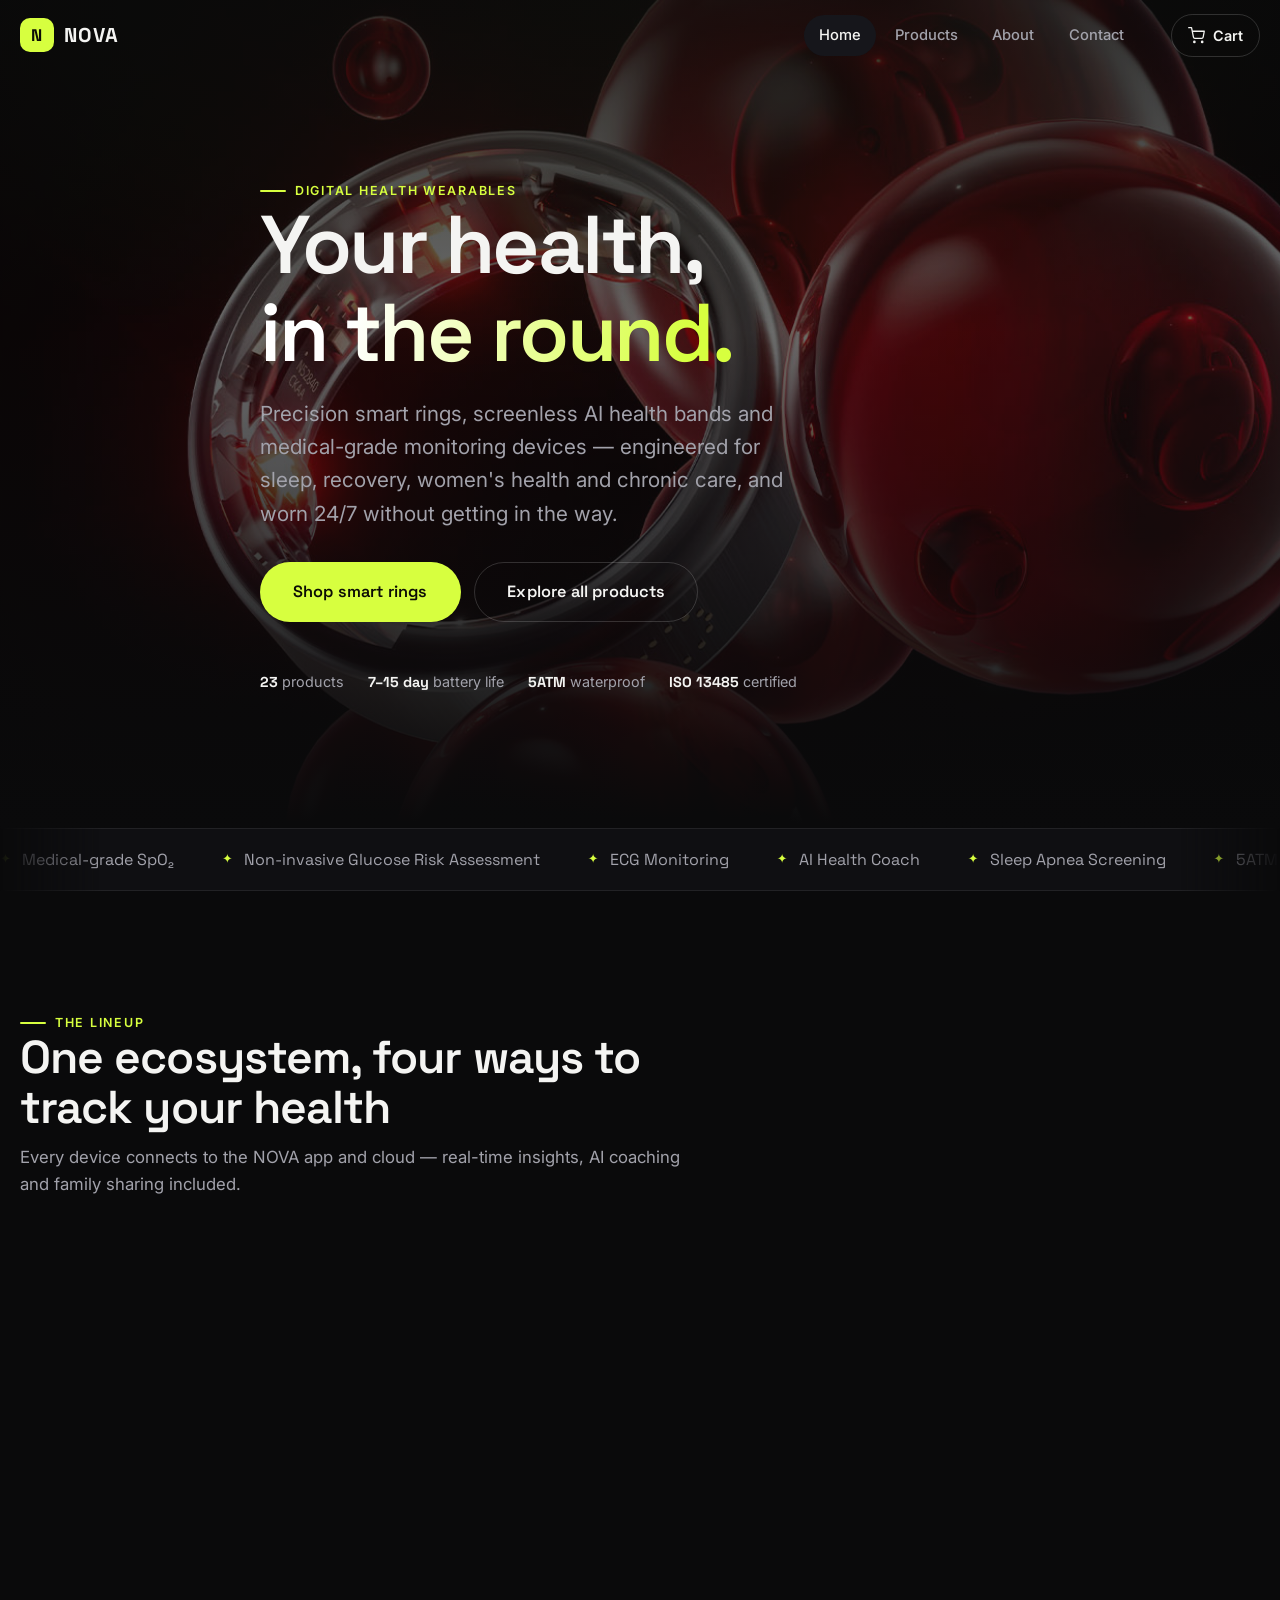
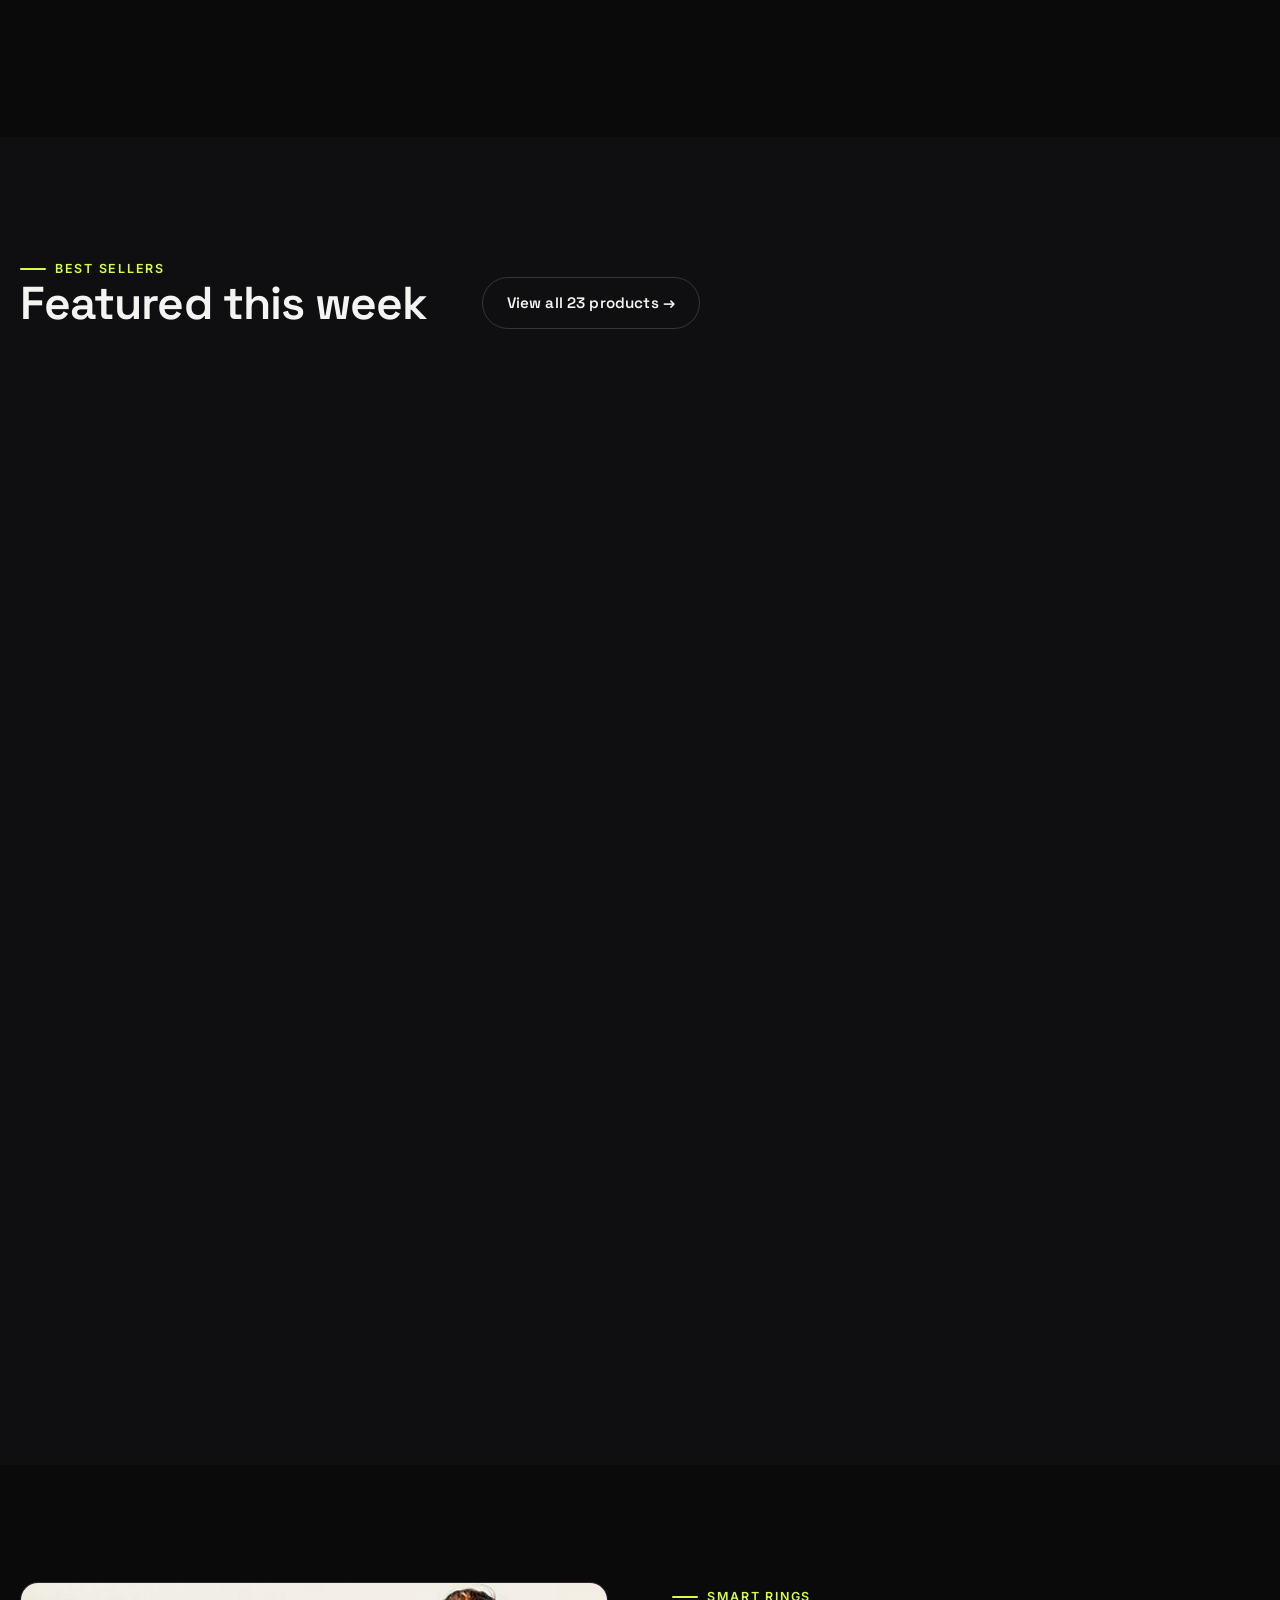
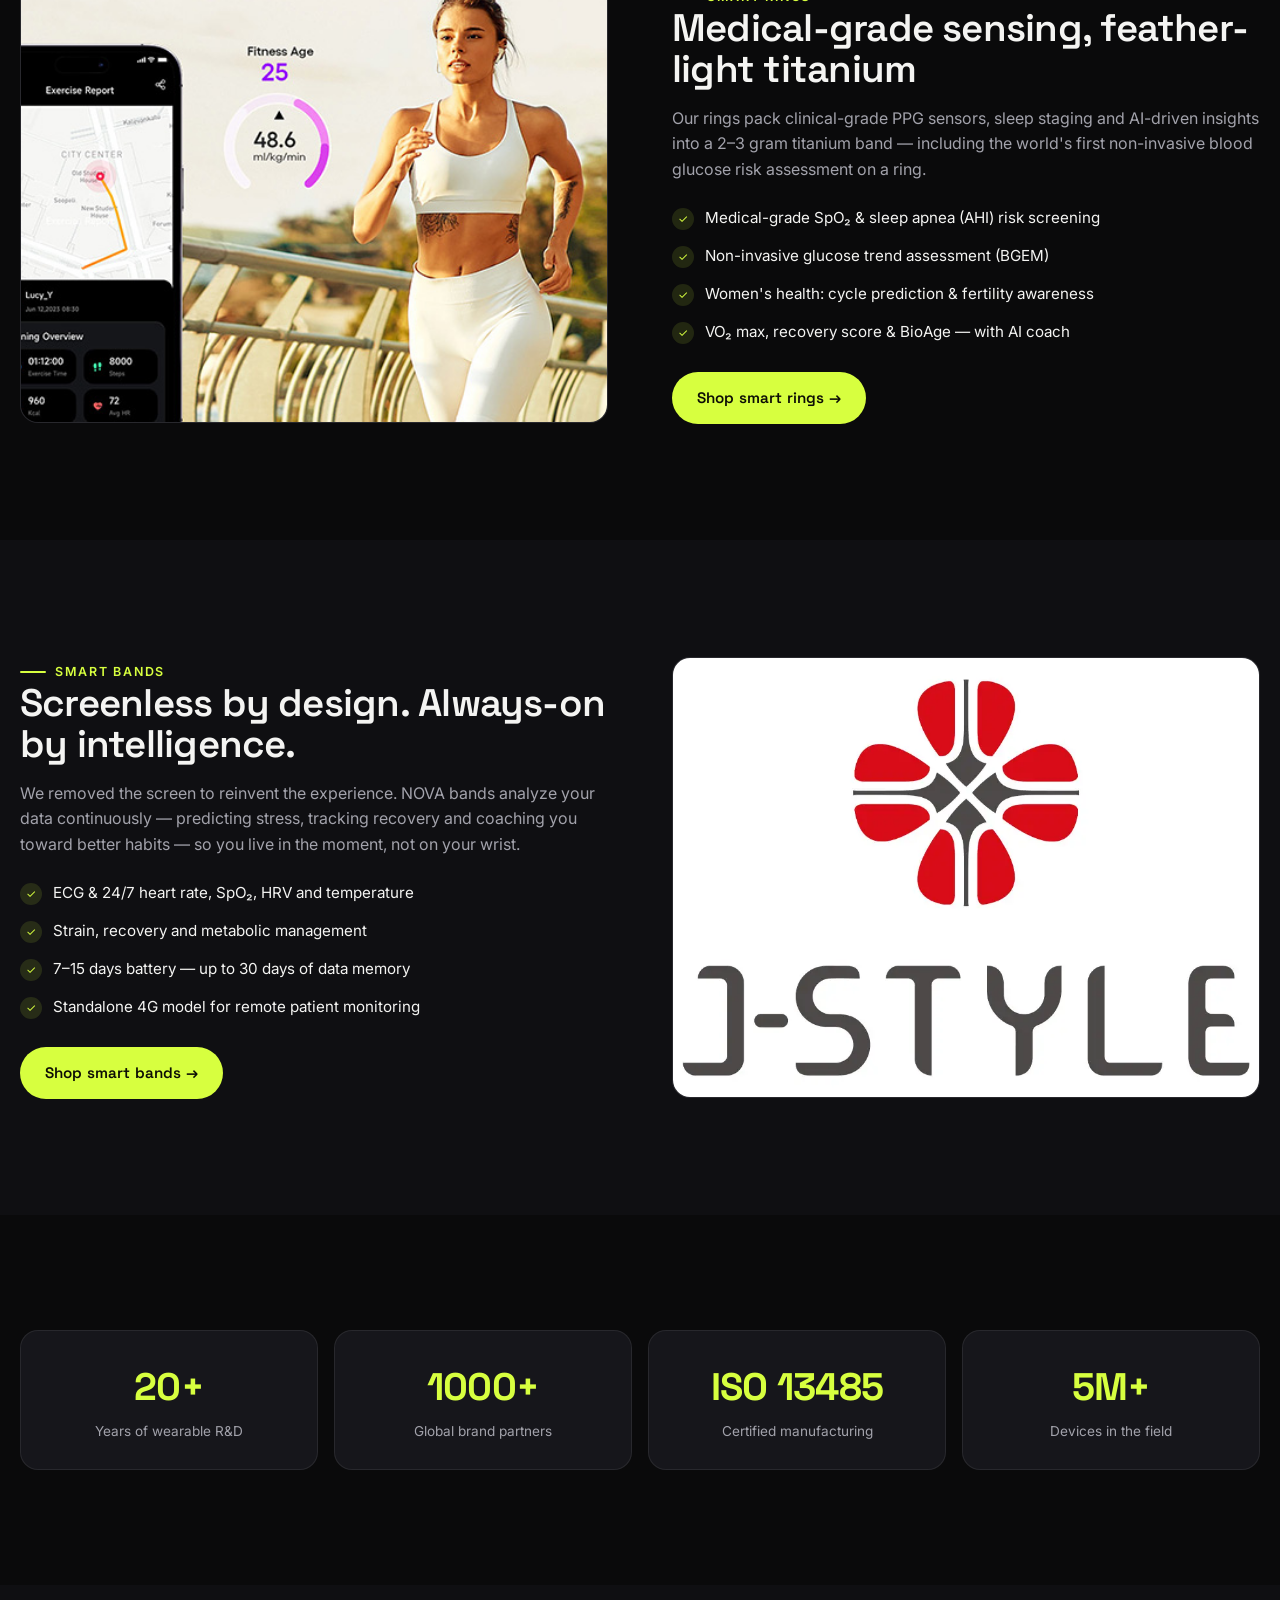
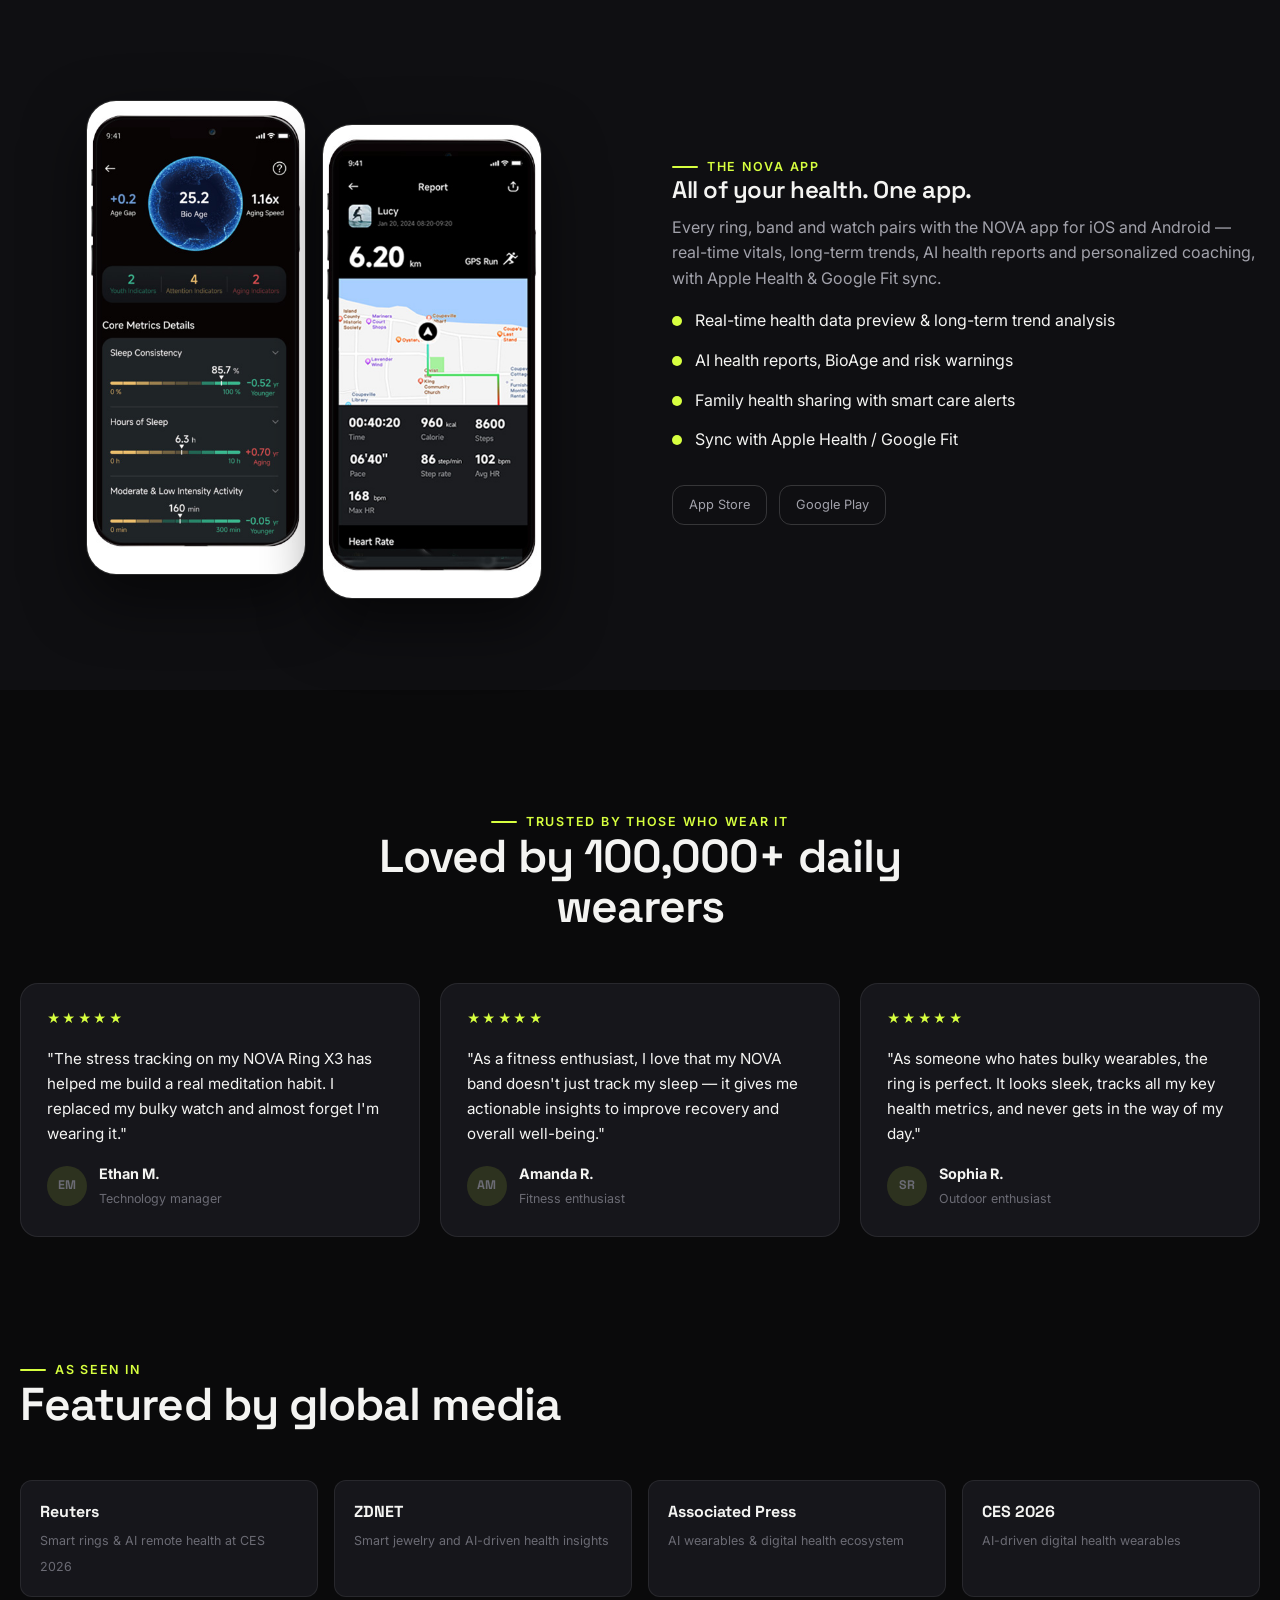
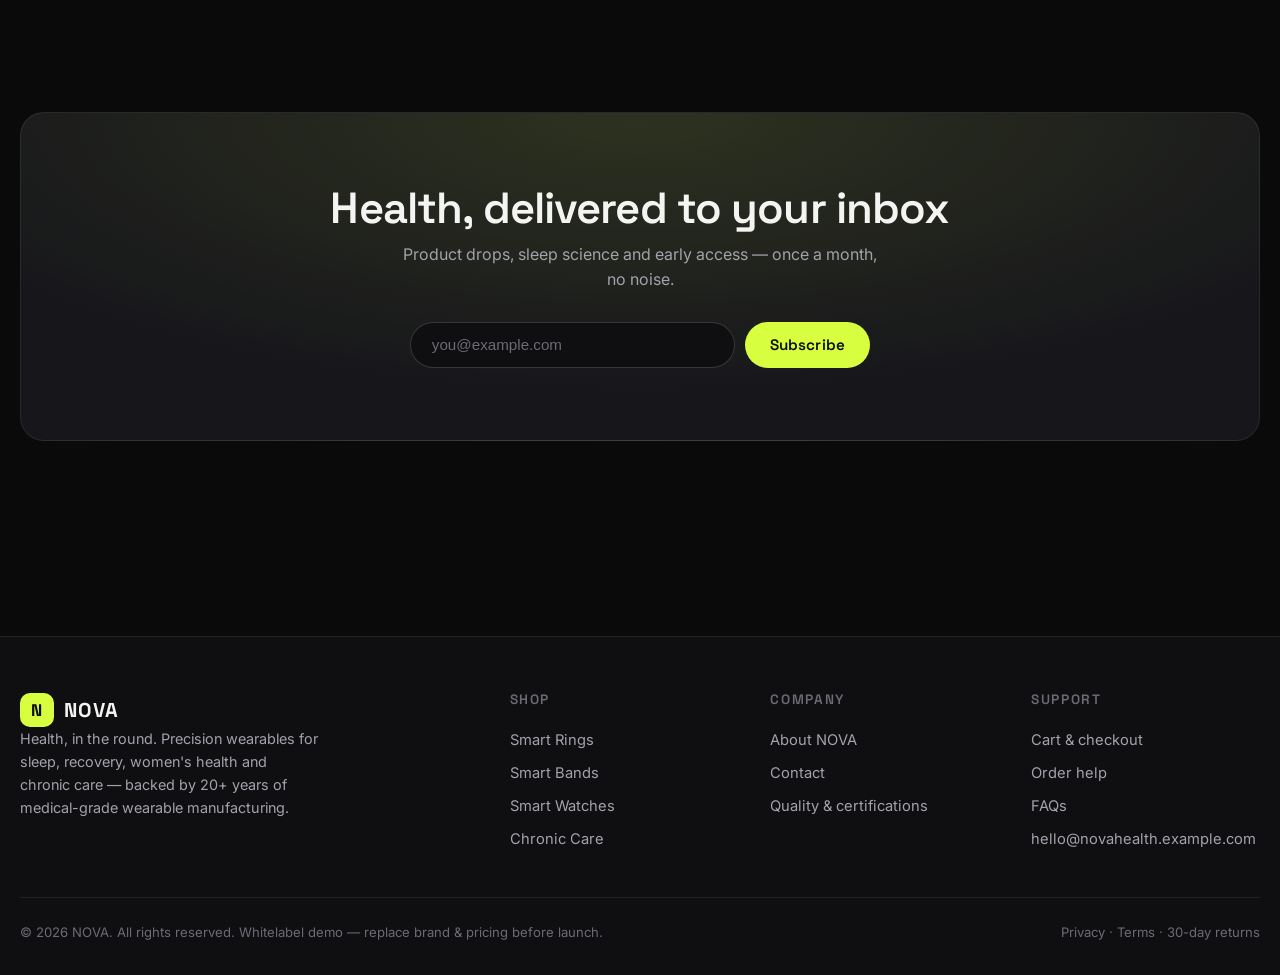
<file: index.html>
<!DOCTYPE html>
<html lang="en">
<head>
  <meta charset="UTF-8">
  <meta name="viewport" content="width=device-width, initial-scale=1.0">
  <title>NOVA — Health, in the round. Smart rings, health bands & wearables</title>
  <meta name="description" content="NOVA is a digital health wearable brand — precision smart rings, screenless AI health bands, ECG watches and medical-grade monitoring devices for everyday wellness.">
  <link rel="preconnect" href="https://fonts.googleapis.com">
  <link rel="preconnect" href="https://fonts.gstatic.com" crossorigin>
  <link href="https://fonts.googleapis.com/css2?family=Inter:wght@400;500;600&family=Space+Grotesk:wght@500;600;700&display=swap" rel="stylesheet">
  <link rel="stylesheet" href="assets/css/styles.css">
  <link rel="icon" href="data:image/svg+xml,<svg xmlns='http://www.w3.org/2000/svg' viewBox='0 0 100 100'><rect width='100' height='100' rx='24' fill='%23d7ff3f'/><text x='50' y='68' font-size='52' text-anchor='middle' font-family='Arial' font-weight='bold' fill='%230a0a0b'>N</text></svg>">
</head>
<body>

  <!-- ══ Header ══ -->
  <header class="site-header">
    <div class="container header-inner">
      <a class="brand" href="index.html">
        <span class="brand-mark">N</span>NOVA
      </a>
      <nav class="site-nav" id="site-nav">
        <a href="index.html" aria-current="page">Home</a>
        <a href="products.html">Products</a>
        <a href="about.html">About</a>
        <a href="contact.html">Contact</a>
      </nav>
      <div class="header-actions">
        <a class="cart-btn" href="cart.html" aria-label="View cart">
          <svg width="17" height="17" viewBox="0 0 24 24" fill="none" stroke="currentColor" stroke-width="1.8" stroke-linecap="round" stroke-linejoin="round"><circle cx="9" cy="21" r="1"/><circle cx="20" cy="21" r="1"/><path d="M1 1h4l2.68 13.39a2 2 0 0 0 2 1.61h9.72a2 2 0 0 0 2-1.61L23 6H6"/></svg>
          Cart <span class="cart-badge" data-cart-badge>0</span>
        </a>
        <button class="menu-toggle" data-menu-toggle aria-label="Open menu" aria-expanded="false">
          <svg width="18" height="18" viewBox="0 0 24 24" fill="none" stroke="currentColor" stroke-width="2" stroke-linecap="round"><path d="M3 6h18M3 12h18M3 18h18"/></svg>
        </button>
      </div>
    </div>
  </header>

  <!-- ══ Hero ══ -->
  <section class="hero">
    <div class="hero-bg" style="background-image:url('assets/images/hero/hero-rings.jpg')"></div>
    <div class="container hero-content reveal is-in">
      <span class="eyebrow">Digital health wearables</span>
      <h1>Your health,<br><span class="grad-text">in the round.</span></h1>
      <p class="lede">Precision smart rings, screenless AI health bands and medical-grade monitoring devices — engineered for sleep, recovery, women's health and chronic care, and worn 24/7 without getting in the way.</p>
      <div class="hero-cta">
        <a class="btn btn-primary btn-lg" href="products.html?cat=rings">Shop smart rings</a>
        <a class="btn btn-outline btn-lg" href="products.html">Explore all products</a>
      </div>
      <div class="hero-meta">
        <div><b>23</b> products</div>
        <div><b>7–15 day</b> battery life</div>
        <div><b>5ATM</b> waterproof</div>
        <div><b>ISO 13485</b> certified</div>
      </div>
    </div>
  </section>

  <!-- ══ Marquee ══ -->
  <div class="marquee" data-marquee><div class="marquee-track"></div></div>

  <!-- ══ Categories ══ -->
  <section class="section">
    <div class="container">
      <div class="section-head reveal">
        <span class="eyebrow">The lineup</span>
        <h2>One ecosystem, four ways to track your health</h2>
        <p>Every device connects to the NOVA app and cloud — real-time insights, AI coaching and family sharing included.</p>
      </div>
      <div class="cat-grid" data-cat-grid></div>
    </div>
  </section>

  <!-- ══ Featured products ══ -->
  <section class="section section-alt">
    <div class="container">
      <div class="section-head reveal" style="display:flex;align-items:flex-end;justify-content:space-between;gap:1rem;flex-wrap:wrap">
        <div>
          <span class="eyebrow">Best sellers</span>
          <h2 style="margin-bottom:0">Featured this week</h2>
        </div>
        <a class="btn btn-outline" href="products.html">View all 23 products →</a>
      </div>
      <div class="product-grid" data-featured-grid></div>
    </div>
  </section>

  <!-- ══ Feature: rings ══ -->
  <section class="section">
    <div class="container">
      <div class="feature reveal">
        <div class="feature-media">
          <img src="assets/images/hero/x6-lifestyle.jpg" alt="NOVA Ring X6 lifestyle" loading="lazy">
        </div>
        <div class="feature-copy">
          <span class="eyebrow">Smart rings</span>
          <h2>Medical-grade sensing, feather-light titanium</h2>
          <p>Our rings pack clinical-grade PPG sensors, sleep staging and AI-driven insights into a 2–3 gram titanium band — including the world's first non-invasive blood glucose risk assessment on a ring.</p>
          <ul class="feature-list">
            <li>Medical-grade SpO₂ & sleep apnea (AHI) risk screening</li>
            <li>Non-invasive glucose trend assessment (BGEM)</li>
            <li>Women's health: cycle prediction & fertility awareness</li>
            <li>VO₂ max, recovery score & BioAge — with AI coach</li>
          </ul>
          <a class="btn btn-primary" href="products.html?cat=rings">Shop smart rings →</a>
        </div>
      </div>
    </div>
  </section>

  <!-- ══ Feature: bands ══ -->
  <section class="section section-alt">
    <div class="container">
      <div class="feature flip reveal">
        <div class="feature-media">
          <img src="assets/images/hero/hero-v8.jpg" alt="NOVA smart band" loading="lazy">
        </div>
        <div class="feature-copy">
          <span class="eyebrow">Smart bands</span>
          <h2>Screenless by design. Always-on by intelligence.</h2>
          <p>We removed the screen to reinvent the experience. NOVA bands analyze your data continuously — predicting stress, tracking recovery and coaching you toward better habits — so you live in the moment, not on your wrist.</p>
          <ul class="feature-list">
            <li>ECG & 24/7 heart rate, SpO₂, HRV and temperature</li>
            <li>Strain, recovery and metabolic management</li>
            <li>7–15 days battery — up to 30 days of data memory</li>
            <li>Standalone 4G model for remote patient monitoring</li>
          </ul>
          <a class="btn btn-primary" href="products.html?cat=bands">Shop smart bands →</a>
        </div>
      </div>
    </div>
  </section>

  <!-- ══ Metrics ══ -->
  <section class="section">
    <div class="container">
      <div class="metrics">
        <div class="metric reveal"><b>20+</b><span>Years of wearable R&D</span></div>
        <div class="metric reveal"><b>1000+</b><span>Global brand partners</span></div>
        <div class="metric reveal"><b>ISO 13485</b><span>Certified manufacturing</span></div>
        <div class="metric reveal"><b>5M+</b><span>Devices in the field</span></div>
      </div>
    </div>
  </section>

  <!-- ══ App ══ -->
  <section class="section section-alt">
    <div class="container">
      <div class="app-showcase">
        <div class="app-phones reveal">
          <div class="phone"><img src="assets/images/app/app-1.jpg" alt="NOVA app — exercise report" loading="lazy"></div>
          <div class="phone"><img src="assets/images/app/app-2.jpg" alt="NOVA app — sleep analysis" loading="lazy"></div>
        </div>
        <div class="reveal">
          <span class="eyebrow">The NOVA app</span>
          <h2>All of your health. One app.</h2>
          <p class="muted">Every ring, band and watch pairs with the NOVA app for iOS and Android — real-time vitals, long-term trends, AI health reports and personalized coaching, with Apple Health & Google Fit sync.</p>
          <ul class="app-features">
            <li><span class="dot"></span>Real-time health data preview & long-term trend analysis</li>
            <li><span class="dot"></span>AI health reports, BioAge and risk warnings</li>
            <li><span class="dot"></span>Family health sharing with smart care alerts</li>
            <li><span class="dot"></span>Sync with Apple Health / Google Fit</li>
          </ul>
          <div class="store-badges">
            <a class="store-badge" href="#" onclick="return false"> App Store</a>
            <a class="store-badge" href="#" onclick="return false"> Google Play</a>
          </div>
        </div>
      </div>
    </div>
  </section>

  <!-- ══ Testimonials ══ -->
  <section class="section">
    <div class="container">
      <div class="section-head center reveal">
        <span class="eyebrow">Trusted by those who wear it</span>
        <h2>Loved by 100,000+ daily wearers</h2>
      </div>
      <div class="testi-grid">
        <div class="testi reveal">
          <div class="stars">★★★★★</div>
          <p class="quote">"The stress tracking on my NOVA Ring X3 has helped me build a real meditation habit. I replaced my bulky watch and almost forget I'm wearing it."</p>
          <div class="who"><span class="avatar">EM</span><div><b>Ethan M.</b><span>Technology manager</span></div></div>
        </div>
        <div class="testi reveal">
          <div class="stars">★★★★★</div>
          <p class="quote">"As a fitness enthusiast, I love that my NOVA band doesn't just track my sleep — it gives me actionable insights to improve recovery and overall well-being."</p>
          <div class="who"><span class="avatar">AM</span><div><b>Amanda R.</b><span>Fitness enthusiast</span></div></div>
        </div>
        <div class="testi reveal">
          <div class="stars">★★★★★</div>
          <p class="quote">"As someone who hates bulky wearables, the ring is perfect. It looks sleek, tracks all my key health metrics, and never gets in the way of my day."</p>
          <div class="who"><span class="avatar">SR</span><div><b>Sophia R.</b><span>Outdoor enthusiast</span></div></div>
        </div>
      </div>
    </div>
  </section>

  <!-- ══ Press ══ -->
  <section class="section" style="padding-top:0">
    <div class="container">
      <div class="section-head reveal"><span class="eyebrow">As seen in</span><h2>Featured by global media</h2></div>
      <div class="press-row">
        <div class="press-card reveal"><b>Reuters</b><span>Smart rings & AI remote health at CES 2026</span></div>
        <div class="press-card reveal"><b>ZDNET</b><span>Smart jewelry and AI-driven health insights</span></div>
        <div class="press-card reveal"><b>Associated Press</b><span>AI wearables & digital health ecosystem</span></div>
        <div class="press-card reveal"><b>CES 2026</b><span>AI-driven digital health wearables</span></div>
      </div>
    </div>
  </section>

  <!-- ══ Newsletter CTA ══ -->
  <section class="section" style="padding-top:0">
    <div class="container">
      <div class="cta-band reveal">
        <h2>Health, delivered to your inbox</h2>
        <p>Product drops, sleep science and early access — once a month, no noise.</p>
        <form class="newsletter" data-newsletter>
          <input type="email" placeholder="you@example.com" required aria-label="Email address">
          <button class="btn btn-primary" type="submit">Subscribe</button>
        </form>
      </div>
    </div>
  </section>

  <!-- ══ Footer ══ -->
  <footer class="site-footer">
    <div class="container">
      <div class="footer-grid">
        <div class="footer-brand">
          <a class="brand" href="index.html"><span class="brand-mark">N</span>NOVA</a>
          <p>Health, in the round. Precision wearables for sleep, recovery, women's health and chronic care — backed by 20+ years of medical-grade wearable manufacturing.</p>
        </div>
        <div class="footer-col">
          <h4>Shop</h4>
          <a href="products.html?cat=rings">Smart Rings</a>
          <a href="products.html?cat=bands">Smart Bands</a>
          <a href="products.html?cat=watches">Smart Watches</a>
          <a href="products.html?cat=chronic">Chronic Care</a>
        </div>
        <div class="footer-col">
          <h4>Company</h4>
          <a href="about.html">About NOVA</a>
          <a href="contact.html">Contact</a>
          <a href="about.html#quality">Quality & certifications</a>
        </div>
        <div class="footer-col">
          <h4>Support</h4>
          <a href="cart.html">Cart & checkout</a>
          <a href="contact.html">Order help</a>
          <a href="contact.html#faq">FAQs</a>
          <a href="mailto:hello@novahealth.example.com">hello@novahealth.example.com</a>
        </div>
      </div>
      <div class="footer-bottom">
        <span>© 2026 NOVA. All rights reserved. Whitelabel demo — replace brand & pricing before launch.</span>
        <span>Privacy · Terms · 30-day returns</span>
      </div>
    </div>
  </footer>

  <script src="assets/js/config.js"></script>
  <script src="assets/js/products.js"></script>
  <script src="assets/js/cart.js"></script>
  <script src="assets/js/main.js"></script>
  <script src="assets/js/pages/home.js"></script>
</body>
</html>
</file>
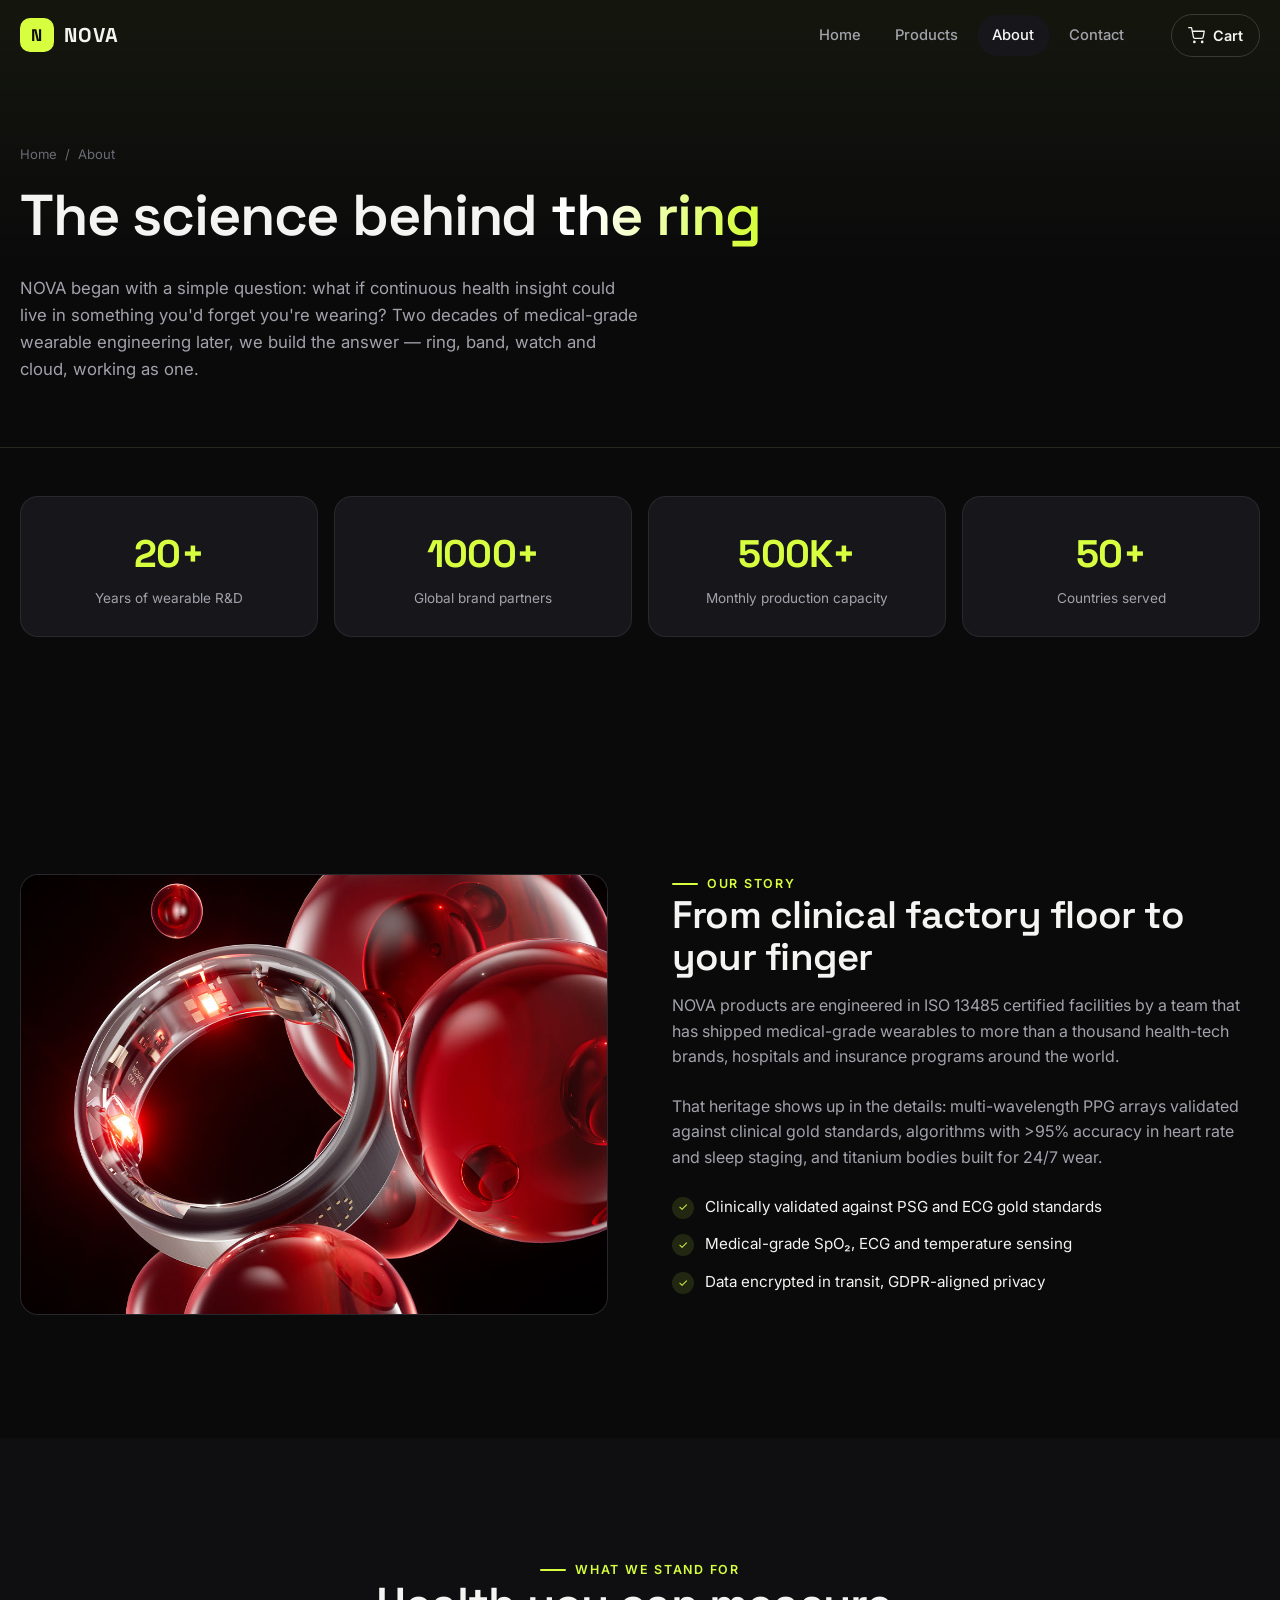
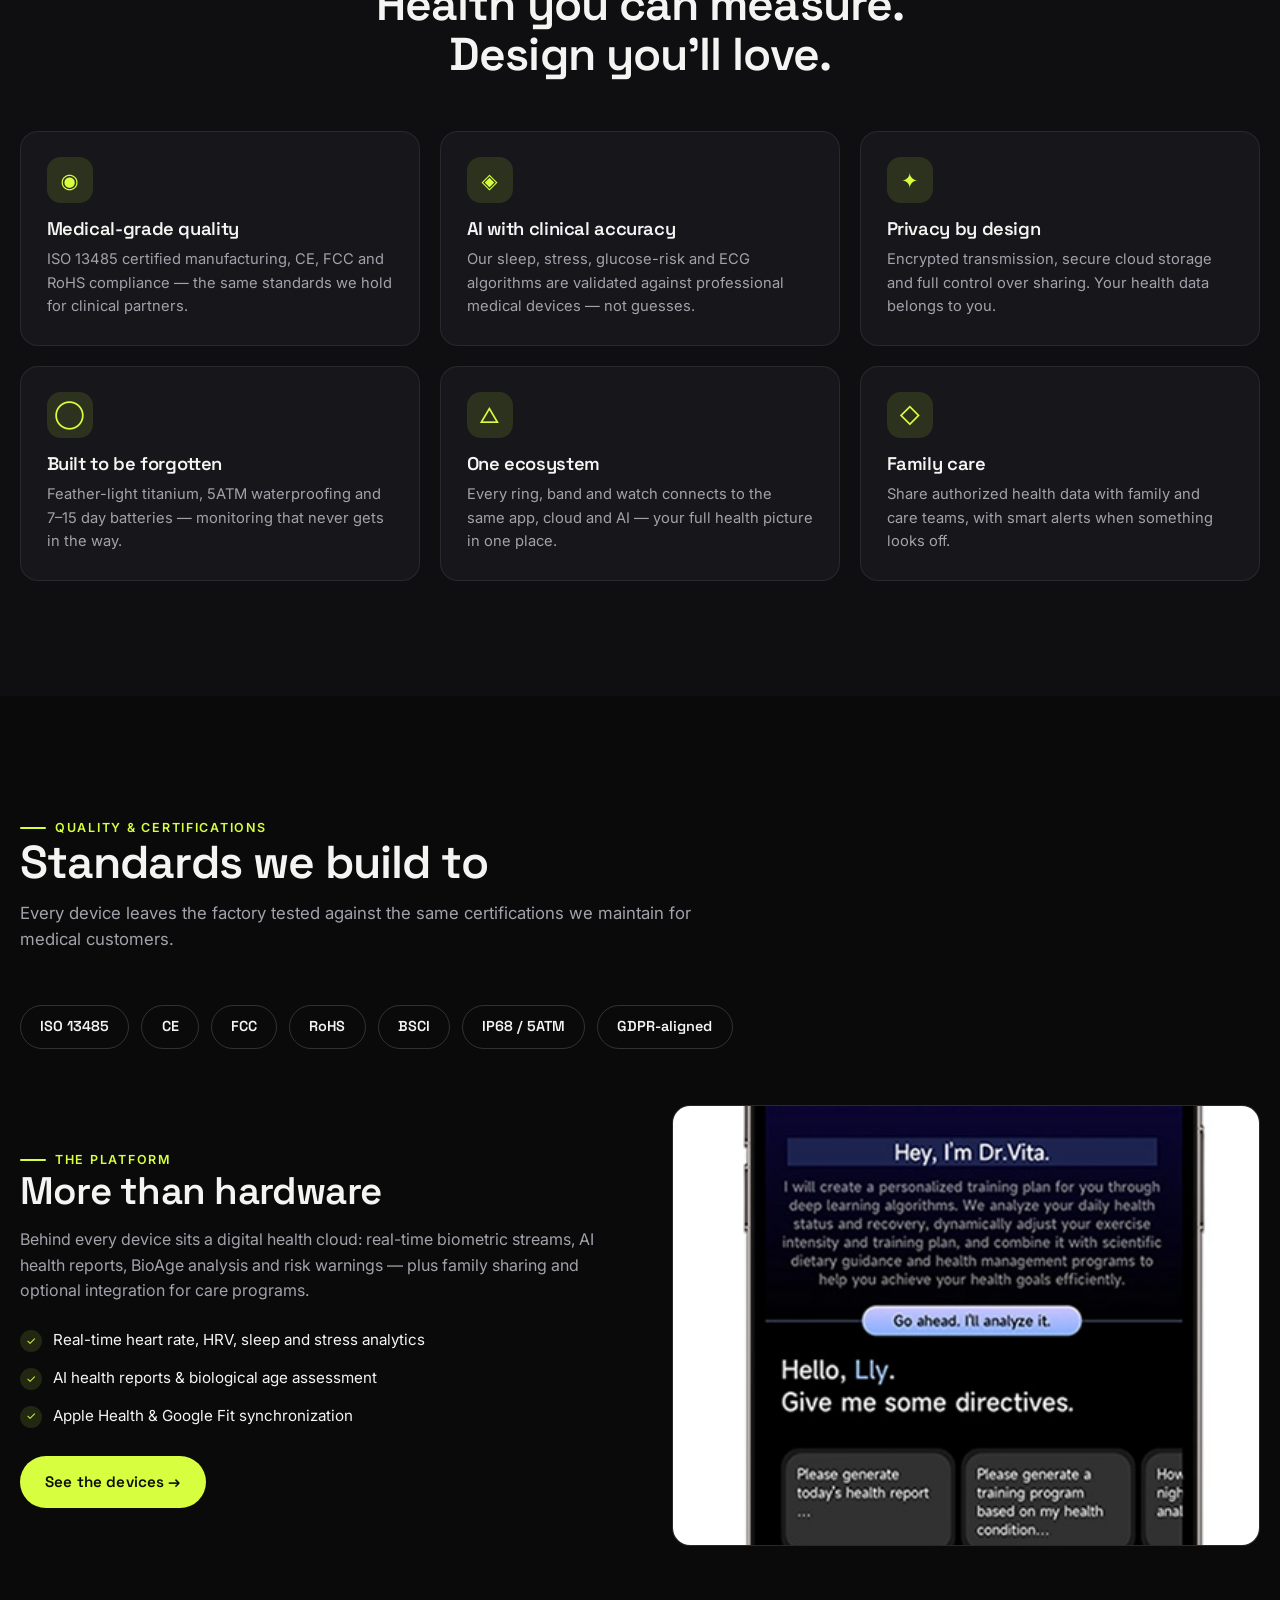
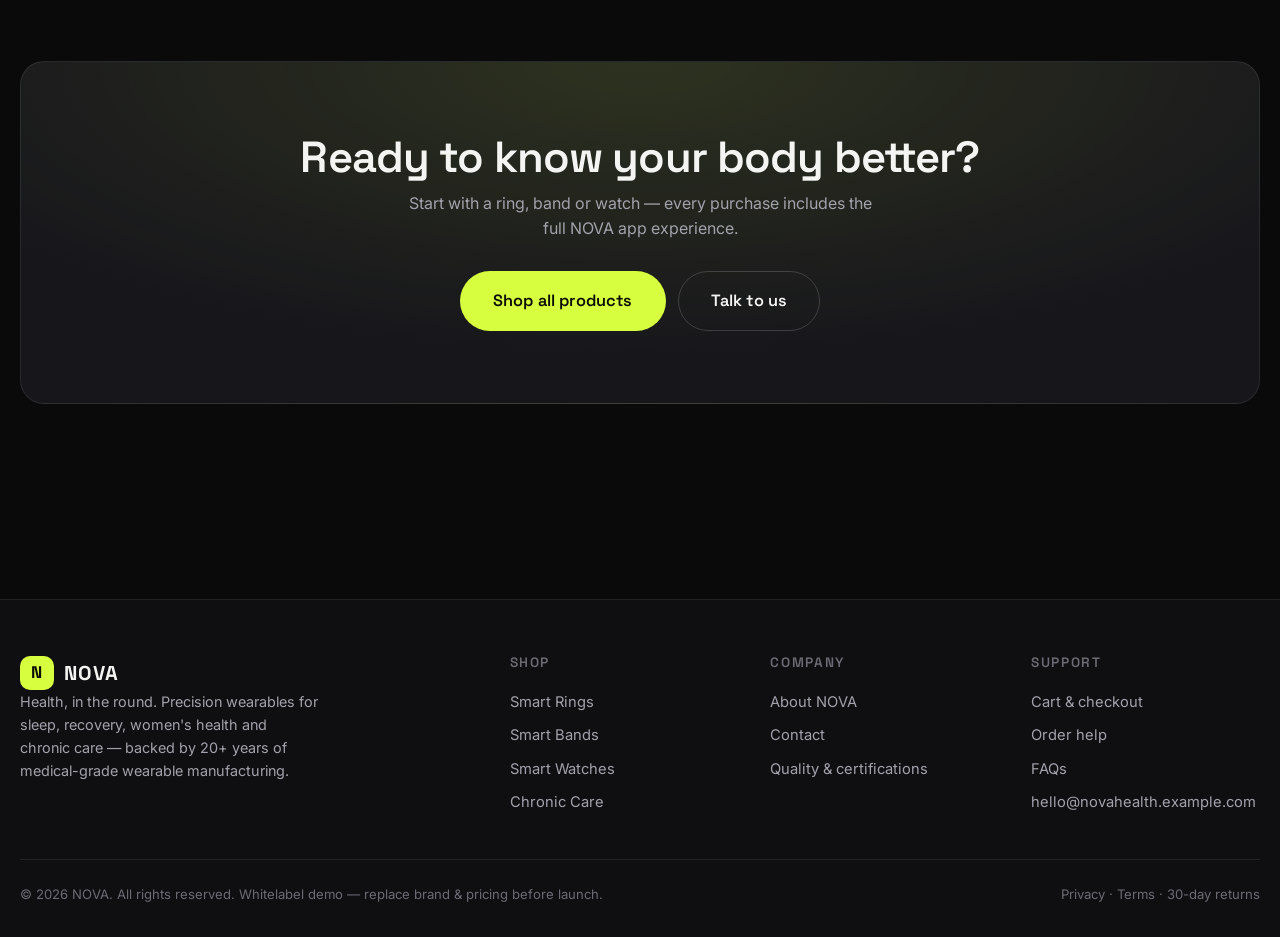
<file: about.html>
<!DOCTYPE html>
<html lang="en">
<head>
  <meta charset="UTF-8">
  <meta name="viewport" content="width=device-width, initial-scale=1.0">
  <title>About NOVA — The Science Behind the Ring</title>
  <meta name="description" content="NOVA is built on two decades of medical-grade wearable manufacturing — ISO 13485 certified factories, clinically validated algorithms and full-stack health platforms.">
  <link rel="preconnect" href="https://fonts.googleapis.com">
  <link rel="preconnect" href="https://fonts.gstatic.com" crossorigin>
  <link href="https://fonts.googleapis.com/css2?family=Inter:wght@400;500;600&family=Space+Grotesk:wght@500;600;700&display=swap" rel="stylesheet">
  <link rel="stylesheet" href="assets/css/styles.css">
  <link rel="icon" href="data:image/svg+xml,<svg xmlns='http://www.w3.org/2000/svg' viewBox='0 0 100 100'><rect width='100' height='100' rx='24' fill='%23d7ff3f'/><text x='50' y='68' font-size='52' text-anchor='middle' font-family='Arial' font-weight='bold' fill='%230a0a0b'>N</text></svg>">
</head>
<body>

  <header class="site-header">
    <div class="container header-inner">
      <a class="brand" href="index.html"><span class="brand-mark">N</span>NOVA</a>
      <nav class="site-nav" id="site-nav">
        <a href="index.html">Home</a>
        <a href="products.html">Products</a>
        <a href="about.html" aria-current="page">About</a>
        <a href="contact.html">Contact</a>
      </nav>
      <div class="header-actions">
        <a class="cart-btn" href="cart.html" aria-label="View cart">
          <svg width="17" height="17" viewBox="0 0 24 24" fill="none" stroke="currentColor" stroke-width="1.8" stroke-linecap="round" stroke-linejoin="round"><circle cx="9" cy="21" r="1"/><circle cx="20" cy="21" r="1"/><path d="M1 1h4l2.68 13.39a2 2 0 0 0 2 1.61h9.72a2 2 0 0 0 2-1.61L23 6H6"/></svg>
          Cart <span class="cart-badge" data-cart-badge>0</span>
        </a>
        <button class="menu-toggle" data-menu-toggle aria-label="Open menu" aria-expanded="false">
          <svg width="18" height="18" viewBox="0 0 24 24" fill="none" stroke="currentColor" stroke-width="2" stroke-linecap="round"><path d="M3 6h18M3 12h18M3 18h18"/></svg>
        </button>
      </div>
    </div>
  </header>

  <section class="page-hero">
    <div class="container">
      <nav class="breadcrumb"><a href="index.html">Home</a> <span>/</span> <span>About</span></nav>
      <h1>The science behind <span class="grad-text">the ring</span></h1>
      <p>NOVA began with a simple question: what if continuous health insight could live in something you'd forget you're wearing? Two decades of medical-grade wearable engineering later, we build the answer — ring, band, watch and cloud, working as one.</p>
    </div>
  </section>

  <!-- Stats -->
  <section class="section" style="padding-top:3rem">
    <div class="container">
      <div class="stats-band">
        <div class="metric reveal"><b>20+</b><span>Years of wearable R&D</span></div>
        <div class="metric reveal"><b>1000+</b><span>Global brand partners</span></div>
        <div class="metric reveal"><b>500K+</b><span>Monthly production capacity</span></div>
        <div class="metric reveal"><b>50+</b><span>Countries served</span></div>
      </div>
    </div>
  </section>

  <!-- Story -->
  <section class="section">
    <div class="container">
      <div class="feature">
        <div class="feature-media">
          <img src="assets/images/hero/hero-rings.jpg" alt="NOVA smart ring engineering" loading="lazy">
        </div>
        <div class="feature-copy">
          <span class="eyebrow">Our story</span>
          <h2>From clinical factory floor to your finger</h2>
          <p>NOVA products are engineered in ISO 13485 certified facilities by a team that has shipped medical-grade wearables to more than a thousand health-tech brands, hospitals and insurance programs around the world.</p>
          <p>That heritage shows up in the details: multi-wavelength PPG arrays validated against clinical gold standards, algorithms with &gt;95% accuracy in heart rate and sleep staging, and titanium bodies built for 24/7 wear.</p>
          <ul class="feature-list">
            <li>Clinically validated against PSG and ECG gold standards</li>
            <li>Medical-grade SpO₂, ECG and temperature sensing</li>
            <li>Data encrypted in transit, GDPR-aligned privacy</li>
          </ul>
        </div>
      </div>
    </div>
  </section>

  <!-- Values -->
  <section class="section section-alt">
    <div class="container">
      <div class="section-head center reveal">
        <span class="eyebrow">What we stand for</span>
        <h2>Health you can measure. Design you'll love.</h2>
      </div>
      <div class="value-grid">
        <div class="value-card reveal">
          <div class="icon">◉</div>
          <h3>Medical-grade quality</h3>
          <p>ISO 13485 certified manufacturing, CE, FCC and RoHS compliance — the same standards we hold for clinical partners.</p>
        </div>
        <div class="value-card reveal">
          <div class="icon">◈</div>
          <h3>AI with clinical accuracy</h3>
          <p>Our sleep, stress, glucose-risk and ECG algorithms are validated against professional medical devices — not guesses.</p>
        </div>
        <div class="value-card reveal">
          <div class="icon">✦</div>
          <h3>Privacy by design</h3>
          <p>Encrypted transmission, secure cloud storage and full control over sharing. Your health data belongs to you.</p>
        </div>
        <div class="value-card reveal">
          <div class="icon">◯</div>
          <h3>Built to be forgotten</h3>
          <p>Feather-light titanium, 5ATM waterproofing and 7–15 day batteries — monitoring that never gets in the way.</p>
        </div>
        <div class="value-card reveal">
          <div class="icon">△</div>
          <h3>One ecosystem</h3>
          <p>Every ring, band and watch connects to the same app, cloud and AI — your full health picture in one place.</p>
        </div>
        <div class="value-card reveal">
          <div class="icon">◇</div>
          <h3>Family care</h3>
          <p>Share authorized health data with family and care teams, with smart alerts when something looks off.</p>
        </div>
      </div>
    </div>
  </section>

  <!-- Quality -->
  <section class="section" id="quality">
    <div class="container">
      <div class="section-head reveal">
        <span class="eyebrow">Quality & certifications</span>
        <h2>Standards we build to</h2>
        <p>Every device leaves the factory tested against the same certifications we maintain for medical customers.</p>
      </div>
      <div class="cert-row">
        <span class="cert-chip">ISO 13485</span>
        <span class="cert-chip">CE</span>
        <span class="cert-chip">FCC</span>
        <span class="cert-chip">RoHS</span>
        <span class="cert-chip">BSCI</span>
        <span class="cert-chip">IP68 / 5ATM</span>
        <span class="cert-chip">GDPR-aligned</span>
      </div>
      <div class="feature" style="margin-top:3.5rem">
        <div class="feature-copy">
          <span class="eyebrow">The platform</span>
          <h2>More than hardware</h2>
          <p>Behind every device sits a digital health cloud: real-time biometric streams, AI health reports, BioAge analysis and risk warnings — plus family sharing and optional integration for care programs.</p>
          <ul class="feature-list">
            <li>Real-time heart rate, HRV, sleep and stress analytics</li>
            <li>AI health reports & biological age assessment</li>
            <li>Apple Health & Google Fit synchronization</li>
          </ul>
          <a class="btn btn-primary" href="products.html">See the devices →</a>
        </div>
        <div class="feature-media">
          <img src="assets/images/app/app-4.jpg" alt="NOVA AI health reports" loading="lazy">
        </div>
      </div>
    </div>
  </section>

  <!-- CTA -->
  <section class="section" style="padding-top:0">
    <div class="container">
      <div class="cta-band reveal">
        <h2>Ready to know your body better?</h2>
        <p>Start with a ring, band or watch — every purchase includes the full NOVA app experience.</p>
        <div style="display:flex;gap:.75rem;justify-content:center;flex-wrap:wrap">
          <a class="btn btn-primary btn-lg" href="products.html">Shop all products</a>
          <a class="btn btn-outline btn-lg" href="contact.html">Talk to us</a>
        </div>
      </div>
    </div>
  </section>

  <footer class="site-footer">
    <div class="container">
      <div class="footer-grid">
        <div class="footer-brand">
          <a class="brand" href="index.html"><span class="brand-mark">N</span>NOVA</a>
          <p>Health, in the round. Precision wearables for sleep, recovery, women's health and chronic care — backed by 20+ years of medical-grade wearable manufacturing.</p>
        </div>
        <div class="footer-col">
          <h4>Shop</h4>
          <a href="products.html?cat=rings">Smart Rings</a>
          <a href="products.html?cat=bands">Smart Bands</a>
          <a href="products.html?cat=watches">Smart Watches</a>
          <a href="products.html?cat=chronic">Chronic Care</a>
        </div>
        <div class="footer-col">
          <h4>Company</h4>
          <a href="about.html">About NOVA</a>
          <a href="contact.html">Contact</a>
          <a href="about.html#quality">Quality & certifications</a>
        </div>
        <div class="footer-col">
          <h4>Support</h4>
          <a href="cart.html">Cart & checkout</a>
          <a href="contact.html">Order help</a>
          <a href="contact.html#faq">FAQs</a>
          <a href="mailto:hello@novahealth.example.com">hello@novahealth.example.com</a>
        </div>
      </div>
      <div class="footer-bottom">
        <span>© 2026 NOVA. All rights reserved. Whitelabel demo — replace brand & pricing before launch.</span>
        <span>Privacy · Terms · 30-day returns</span>
      </div>
    </div>
  </footer>

  <script src="assets/js/config.js"></script>
  <script src="assets/js/products.js"></script>
  <script src="assets/js/cart.js"></script>
  <script src="assets/js/main.js"></script>
</body>
</html>
</file>
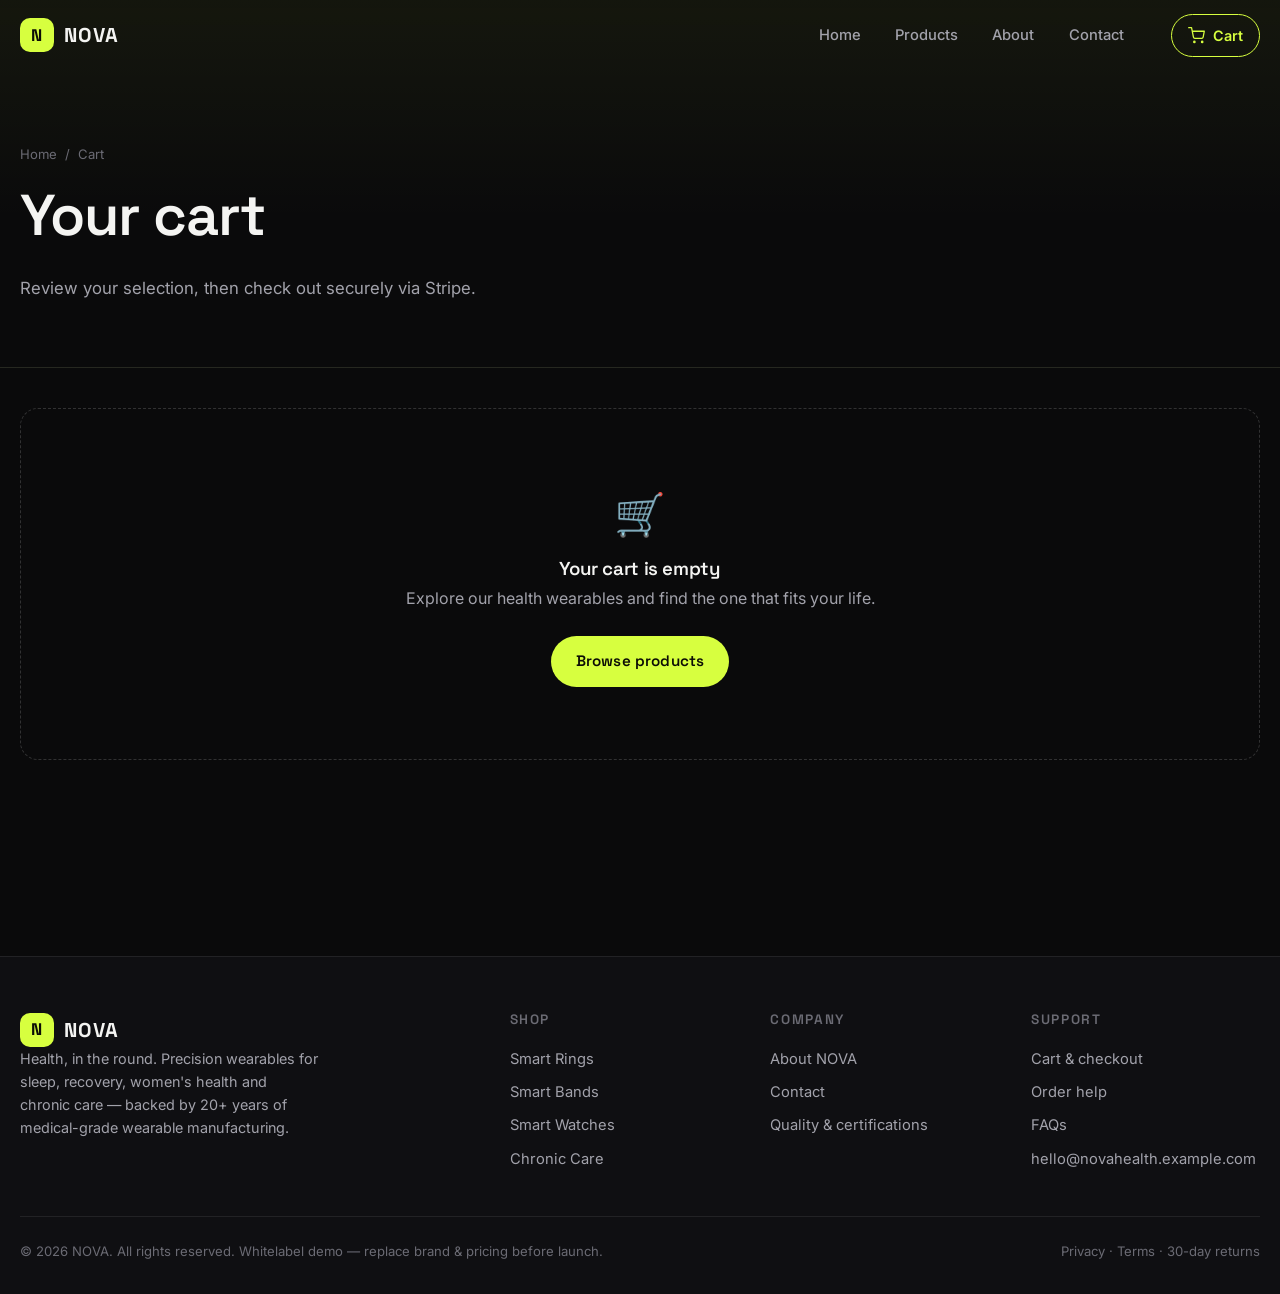
<file: cart.html>
<!DOCTYPE html>
<html lang="en">
<head>
  <meta charset="UTF-8">
  <meta name="viewport" content="width=device-width, initial-scale=1.0">
  <title>Cart & Checkout — NOVA</title>
  <meta name="description" content="Review your NOVA health wearable order and check out securely.">
  <link rel="preconnect" href="https://fonts.googleapis.com">
  <link rel="preconnect" href="https://fonts.gstatic.com" crossorigin>
  <link href="https://fonts.googleapis.com/css2?family=Inter:wght@400;500;600&family=Space+Grotesk:wght@500;600;700&display=swap" rel="stylesheet">
  <link rel="stylesheet" href="assets/css/styles.css">
  <link rel="icon" href="data:image/svg+xml,<svg xmlns='http://www.w3.org/2000/svg' viewBox='0 0 100 100'><rect width='100' height='100' rx='24' fill='%23d7ff3f'/><text x='50' y='68' font-size='52' text-anchor='middle' font-family='Arial' font-weight='bold' fill='%230a0a0b'>N</text></svg>">
</head>
<body>

  <header class="site-header">
    <div class="container header-inner">
      <a class="brand" href="index.html"><span class="brand-mark">N</span>NOVA</a>
      <nav class="site-nav" id="site-nav">
        <a href="index.html">Home</a>
        <a href="products.html">Products</a>
        <a href="about.html">About</a>
        <a href="contact.html">Contact</a>
      </nav>
      <div class="header-actions">
        <a class="cart-btn" href="cart.html" aria-label="View cart" style="border-color:var(--accent);color:var(--accent)">
          <svg width="17" height="17" viewBox="0 0 24 24" fill="none" stroke="currentColor" stroke-width="1.8" stroke-linecap="round" stroke-linejoin="round"><circle cx="9" cy="21" r="1"/><circle cx="20" cy="21" r="1"/><path d="M1 1h4l2.68 13.39a2 2 0 0 0 2 1.61h9.72a2 2 0 0 0 2-1.61L23 6H6"/></svg>
          Cart <span class="cart-badge" data-cart-badge>0</span>
        </a>
        <button class="menu-toggle" data-menu-toggle aria-label="Open menu" aria-expanded="false">
          <svg width="18" height="18" viewBox="0 0 24 24" fill="none" stroke="currentColor" stroke-width="2" stroke-linecap="round"><path d="M3 6h18M3 12h18M3 18h18"/></svg>
        </button>
      </div>
    </div>
  </header>

  <section class="page-hero">
    <div class="container">
      <nav class="breadcrumb"><a href="index.html">Home</a> <span>/</span> <span>Cart</span></nav>
      <h1>Your cart</h1>
      <p>Review your selection, then check out securely via Stripe.</p>
    </div>
  </section>

  <section class="section" style="padding-top:2.5rem">
    <div class="container" data-cart-root></div>
  </section>

  <footer class="site-footer">
    <div class="container">
      <div class="footer-grid">
        <div class="footer-brand">
          <a class="brand" href="index.html"><span class="brand-mark">N</span>NOVA</a>
          <p>Health, in the round. Precision wearables for sleep, recovery, women's health and chronic care — backed by 20+ years of medical-grade wearable manufacturing.</p>
        </div>
        <div class="footer-col">
          <h4>Shop</h4>
          <a href="products.html?cat=rings">Smart Rings</a>
          <a href="products.html?cat=bands">Smart Bands</a>
          <a href="products.html?cat=watches">Smart Watches</a>
          <a href="products.html?cat=chronic">Chronic Care</a>
        </div>
        <div class="footer-col">
          <h4>Company</h4>
          <a href="about.html">About NOVA</a>
          <a href="contact.html">Contact</a>
          <a href="about.html#quality">Quality & certifications</a>
        </div>
        <div class="footer-col">
          <h4>Support</h4>
          <a href="cart.html">Cart & checkout</a>
          <a href="contact.html">Order help</a>
          <a href="contact.html#faq">FAQs</a>
          <a href="mailto:hello@novahealth.example.com">hello@novahealth.example.com</a>
        </div>
      </div>
      <div class="footer-bottom">
        <span>© 2026 NOVA. All rights reserved. Whitelabel demo — replace brand & pricing before launch.</span>
        <span>Privacy · Terms · 30-day returns</span>
      </div>
    </div>
  </footer>

  <script src="assets/js/config.js"></script>
  <script src="assets/js/products.js"></script>
  <script src="assets/js/cart.js"></script>
  <script src="assets/js/main.js"></script>
  <script src="assets/js/pages/checkout.js"></script>
</body>
</html>
</file>
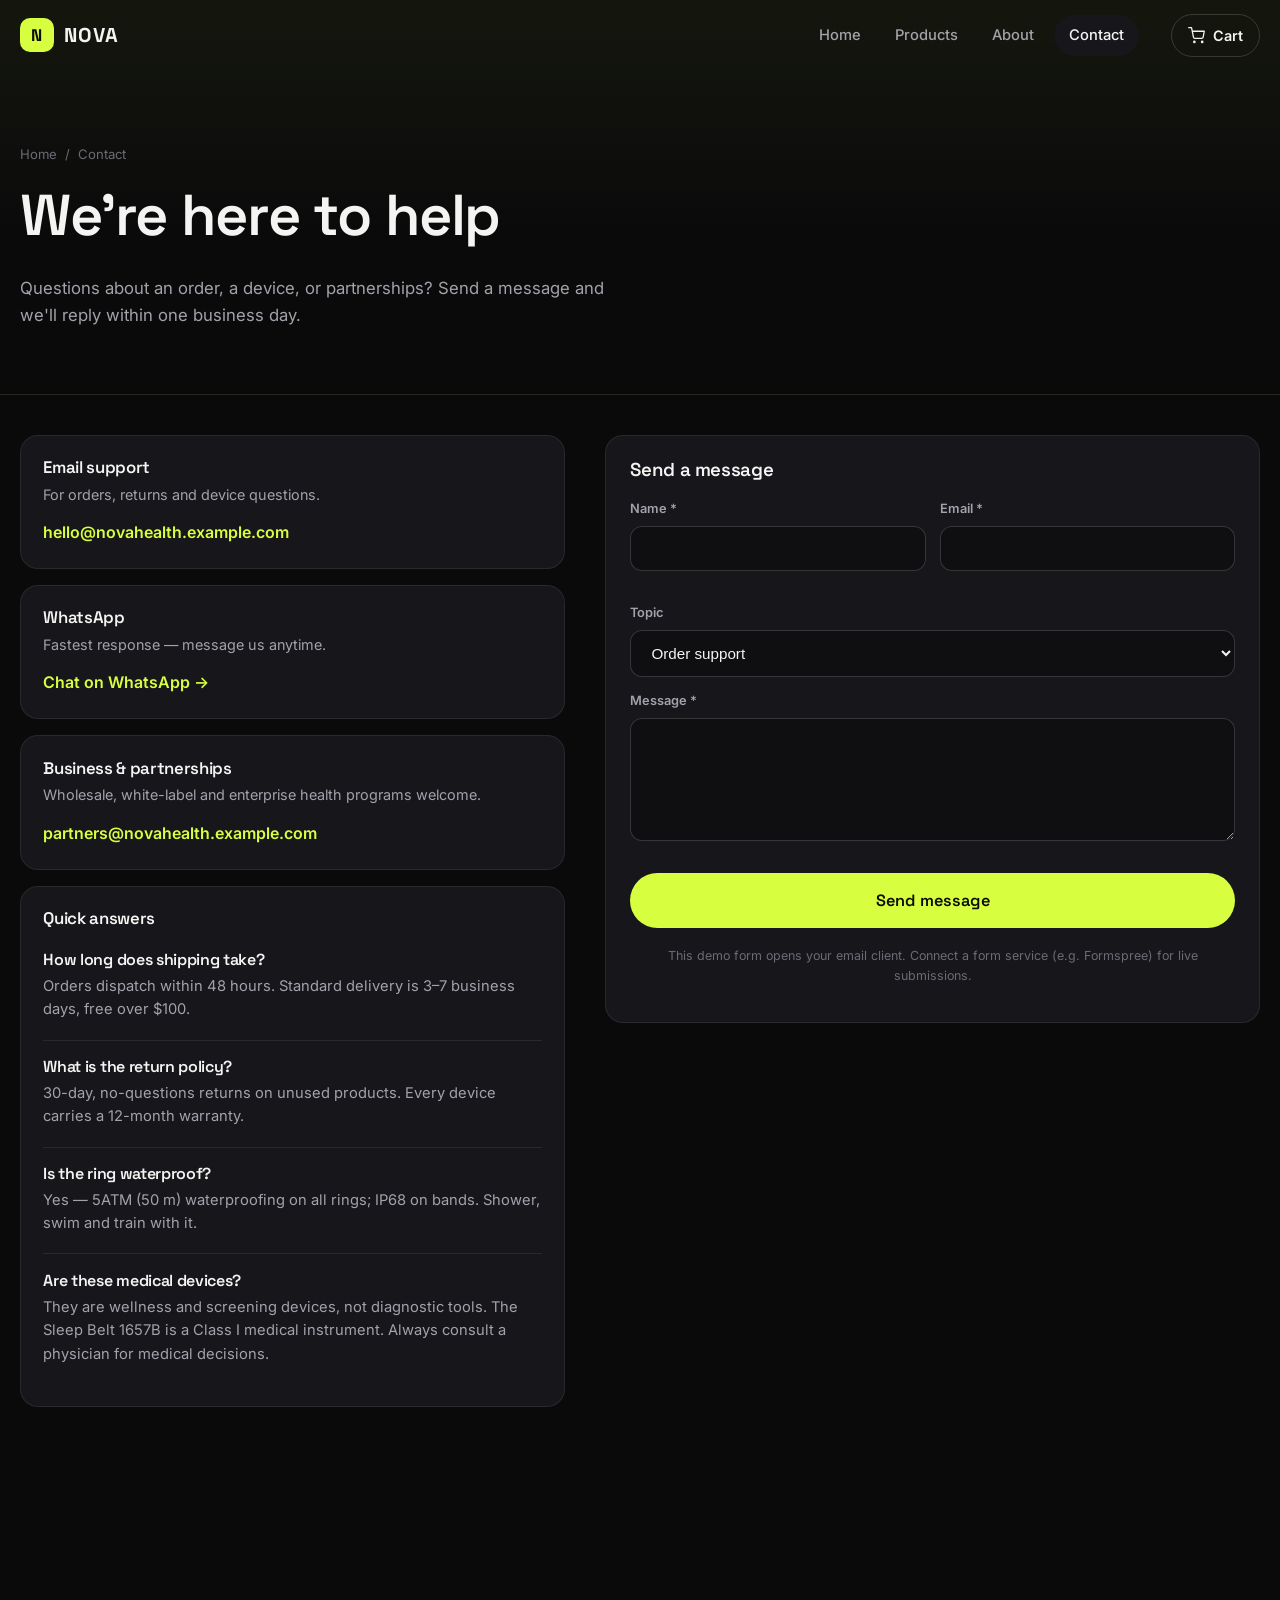
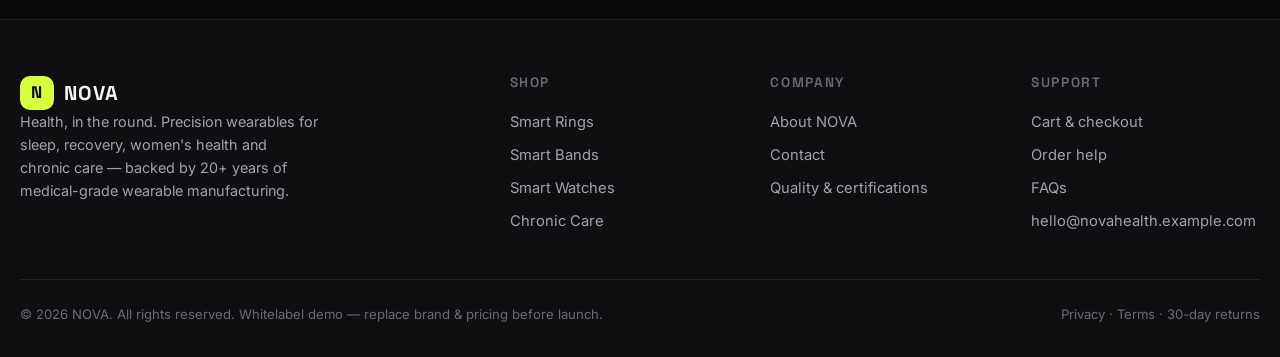
<file: contact.html>
<!DOCTYPE html>
<html lang="en">
<head>
  <meta charset="UTF-8">
  <meta name="viewport" content="width=device-width, initial-scale=1.0">
  <title>Contact NOVA — Support, Orders & Partnerships</title>
  <meta name="description" content="Contact NOVA support, order help, or partnership inquiries. We reply within one business day.">
  <link rel="preconnect" href="https://fonts.googleapis.com">
  <link rel="preconnect" href="https://fonts.gstatic.com" crossorigin>
  <link href="https://fonts.googleapis.com/css2?family=Inter:wght@400;500;600&family=Space+Grotesk:wght@500;600;700&display=swap" rel="stylesheet">
  <link rel="stylesheet" href="assets/css/styles.css">
  <link rel="icon" href="data:image/svg+xml,<svg xmlns='http://www.w3.org/2000/svg' viewBox='0 0 100 100'><rect width='100' height='100' rx='24' fill='%23d7ff3f'/><text x='50' y='68' font-size='52' text-anchor='middle' font-family='Arial' font-weight='bold' fill='%230a0a0b'>N</text></svg>">
</head>
<body>

  <header class="site-header">
    <div class="container header-inner">
      <a class="brand" href="index.html"><span class="brand-mark">N</span>NOVA</a>
      <nav class="site-nav" id="site-nav">
        <a href="index.html">Home</a>
        <a href="products.html">Products</a>
        <a href="about.html">About</a>
        <a href="contact.html" aria-current="page">Contact</a>
      </nav>
      <div class="header-actions">
        <a class="cart-btn" href="cart.html" aria-label="View cart">
          <svg width="17" height="17" viewBox="0 0 24 24" fill="none" stroke="currentColor" stroke-width="1.8" stroke-linecap="round" stroke-linejoin="round"><circle cx="9" cy="21" r="1"/><circle cx="20" cy="21" r="1"/><path d="M1 1h4l2.68 13.39a2 2 0 0 0 2 1.61h9.72a2 2 0 0 0 2-1.61L23 6H6"/></svg>
          Cart <span class="cart-badge" data-cart-badge>0</span>
        </a>
        <button class="menu-toggle" data-menu-toggle aria-label="Open menu" aria-expanded="false">
          <svg width="18" height="18" viewBox="0 0 24 24" fill="none" stroke="currentColor" stroke-width="2" stroke-linecap="round"><path d="M3 6h18M3 12h18M3 18h18"/></svg>
        </button>
      </div>
    </div>
  </header>

  <section class="page-hero">
    <div class="container">
      <nav class="breadcrumb"><a href="index.html">Home</a> <span>/</span> <span>Contact</span></nav>
      <h1>We're here to help</h1>
      <p>Questions about an order, a device, or partnerships? Send a message and we'll reply within one business day.</p>
    </div>
  </section>

  <section class="section" style="padding-top:2.5rem">
    <div class="container">
      <div class="contact-grid">
        <div>
          <div class="contact-card reveal">
            <h3>Email support</h3>
            <p>For orders, returns and device questions.</p>
            <a class="hl" href="mailto:hello@novahealth.example.com">hello@novahealth.example.com</a>
          </div>
          <div class="contact-card reveal">
            <h3>WhatsApp</h3>
            <p>Fastest response — message us anytime.</p>
            <a class="hl" href="https://wa.me/15551234567">Chat on WhatsApp →</a>
          </div>
          <div class="contact-card reveal">
            <h3>Business & partnerships</h3>
            <p>Wholesale, white-label and enterprise health programs welcome.</p>
            <a class="hl" href="mailto:hello@novahealth.example.com">partners@novahealth.example.com</a>
          </div>
          <div class="contact-card reveal" id="faq">
            <h3>Quick answers</h3>
            <div class="faq-item">
              <h4>How long does shipping take?</h4>
              <p>Orders dispatch within 48 hours. Standard delivery is 3–7 business days, free over $100.</p>
            </div>
            <div class="faq-item">
              <h4>What is the return policy?</h4>
              <p>30-day, no-questions returns on unused products. Every device carries a 12-month warranty.</p>
            </div>
            <div class="faq-item">
              <h4>Is the ring waterproof?</h4>
              <p>Yes — 5ATM (50 m) waterproofing on all rings; IP68 on bands. Shower, swim and train with it.</p>
            </div>
            <div class="faq-item">
              <h4>Are these medical devices?</h4>
              <p>They are wellness and screening devices, not diagnostic tools. The Sleep Belt 1657B is a Class I medical instrument. Always consult a physician for medical decisions.</p>
            </div>
          </div>
        </div>

        <div class="reveal">
          <div class="summary-card" style="position:static">
            <h3>Send a message</h3>
            <form class="form-grid" data-contact-form novalidate>
              <div class="field"><label>Name *</label><input name="name" required><span class="err"></span></div>
              <div class="field"><label>Email *</label><input type="email" name="email" required><span class="err"></span></div>
              <div class="field full"><label>Topic</label>
                <select name="topic">
                  <option>Order support</option>
                  <option>Product question</option>
                  <option>Returns & warranty</option>
                  <option>Wholesale / partnership</option>
                  <option>Other</option>
                </select>
              </div>
              <div class="field full"><label>Message *</label><textarea name="message" rows="5" required style="background:var(--bg-2);border:1px solid var(--border-strong);border-radius:var(--radius-sm);padding:.8rem 1rem;color:var(--text);font-size:.95rem;font-family:inherit;resize:vertical;outline:none"></textarea><span class="err"></span></div>
              <div class="field full">
                <button type="submit" class="btn btn-primary btn-lg btn-block">Send message</button>
                <p class="faint" style="font-size:.78rem;text-align:center;margin-top:.7rem">This demo form opens your email client. Connect a form service (e.g. Formspree) for live submissions.</p>
              </div>
            </form>
          </div>
        </div>
      </div>
    </div>
  </section>

  <footer class="site-footer">
    <div class="container">
      <div class="footer-grid">
        <div class="footer-brand">
          <a class="brand" href="index.html"><span class="brand-mark">N</span>NOVA</a>
          <p>Health, in the round. Precision wearables for sleep, recovery, women's health and chronic care — backed by 20+ years of medical-grade wearable manufacturing.</p>
        </div>
        <div class="footer-col">
          <h4>Shop</h4>
          <a href="products.html?cat=rings">Smart Rings</a>
          <a href="products.html?cat=bands">Smart Bands</a>
          <a href="products.html?cat=watches">Smart Watches</a>
          <a href="products.html?cat=chronic">Chronic Care</a>
        </div>
        <div class="footer-col">
          <h4>Company</h4>
          <a href="about.html">About NOVA</a>
          <a href="contact.html">Contact</a>
          <a href="about.html#quality">Quality & certifications</a>
        </div>
        <div class="footer-col">
          <h4>Support</h4>
          <a href="cart.html">Cart & checkout</a>
          <a href="contact.html">Order help</a>
          <a href="contact.html#faq">FAQs</a>
          <a href="mailto:hello@novahealth.example.com">hello@novahealth.example.com</a>
        </div>
      </div>
      <div class="footer-bottom">
        <span>© 2026 NOVA. All rights reserved. Whitelabel demo — replace brand & pricing before launch.</span>
        <span>Privacy · Terms · 30-day returns</span>
      </div>
    </div>
  </footer>

  <script src="assets/js/config.js"></script>
  <script src="assets/js/products.js"></script>
  <script src="assets/js/cart.js"></script>
  <script src="assets/js/main.js"></script>
  <script>
    /* Contact form → mailto fallback (demo) */
    document.querySelector("[data-contact-form]").addEventListener("submit", function (e) {
      e.preventDefault();
      let ok = true;
      this.querySelectorAll("[required]").forEach((input) => {
        const valid = input.checkValidity();
        input.classList.toggle("invalid", !valid);
        input.closest(".field").querySelector(".err").textContent = valid ? "" : "This field is required";
        if (!valid) ok = false;
      });
      if (!ok) return;
      const d = new FormData(this);
      const subject = encodeURIComponent("NOVA inquiry — " + (d.get("topic") || "General"));
      const body = encodeURIComponent("Name: " + d.get("name") + "\nEmail: " + d.get("email") + "\n\n" + d.get("message"));
      window.location.href = "mailto:hello@novahealth.example.com?subject=" + subject + "&body=" + body;
    });
  </script>
</body>
</html>
</file>
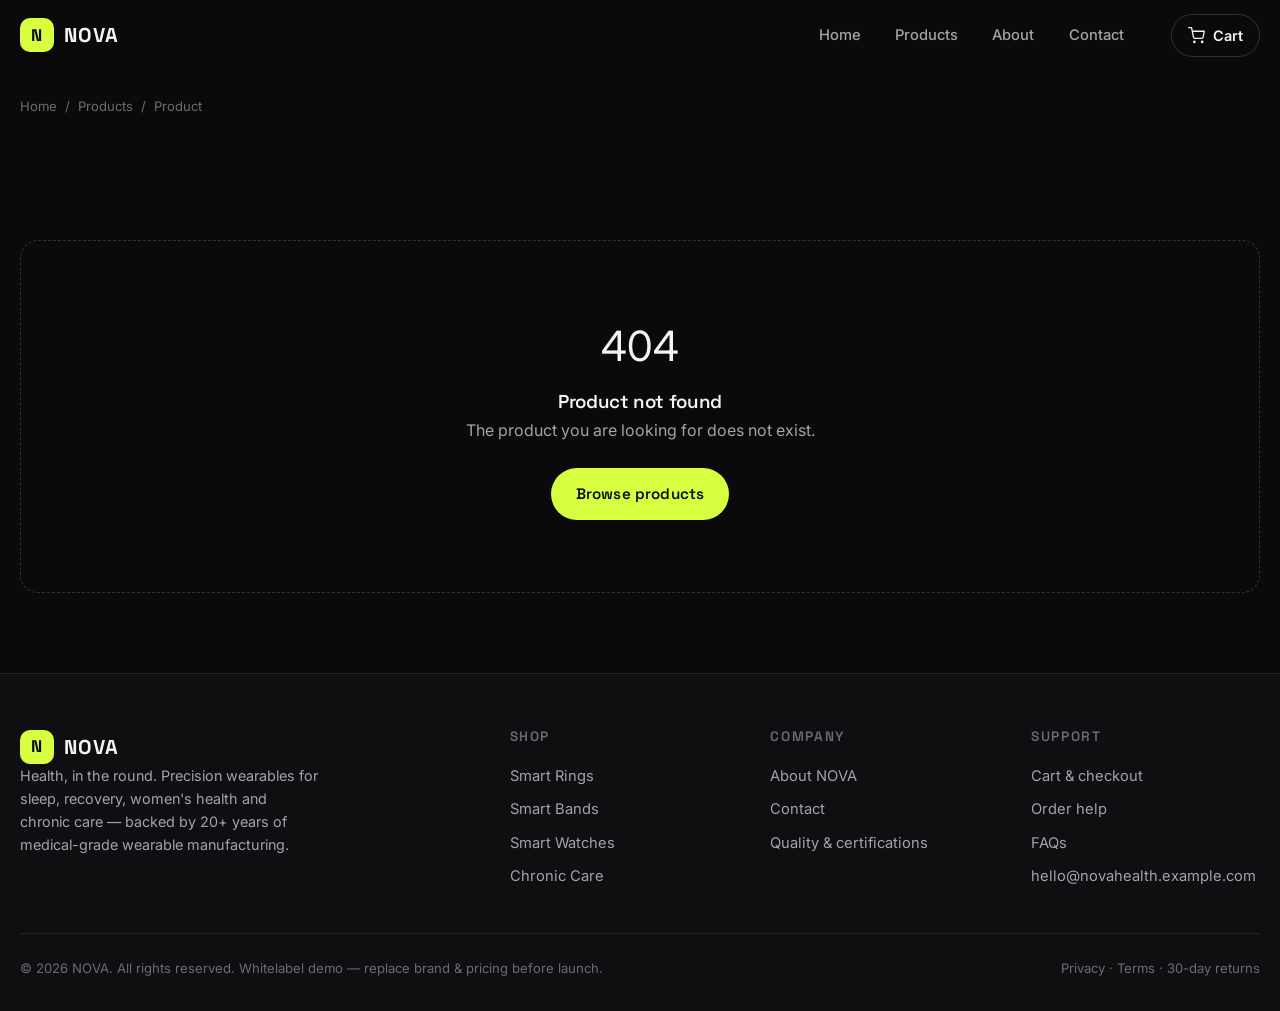
<file: product.html>
<!DOCTYPE html>
<html lang="en">
<head>
  <meta charset="UTF-8">
  <meta name="viewport" content="width=device-width, initial-scale=1.0">
  <title>Product — NOVA</title>
  <meta name="description" content="NOVA smart health wearable — precision monitoring for sleep, recovery, women's health and chronic care.">
  <link rel="preconnect" href="https://fonts.googleapis.com">
  <link rel="preconnect" href="https://fonts.gstatic.com" crossorigin>
  <link href="https://fonts.googleapis.com/css2?family=Inter:wght@400;500;600&family=Space+Grotesk:wght@500;600;700&display=swap" rel="stylesheet">
  <link rel="stylesheet" href="assets/css/styles.css">
  <link rel="icon" href="data:image/svg+xml,<svg xmlns='http://www.w3.org/2000/svg' viewBox='0 0 100 100'><rect width='100' height='100' rx='24' fill='%23d7ff3f'/><text x='50' y='68' font-size='52' text-anchor='middle' font-family='Arial' font-weight='bold' fill='%230a0a0b'>N</text></svg>">
</head>
<body>

  <header class="site-header">
    <div class="container header-inner">
      <a class="brand" href="index.html"><span class="brand-mark">N</span>NOVA</a>
      <nav class="site-nav" id="site-nav">
        <a href="index.html">Home</a>
        <a href="products.html">Products</a>
        <a href="about.html">About</a>
        <a href="contact.html">Contact</a>
      </nav>
      <div class="header-actions">
        <a class="cart-btn" href="cart.html" aria-label="View cart">
          <svg width="17" height="17" viewBox="0 0 24 24" fill="none" stroke="currentColor" stroke-width="1.8" stroke-linecap="round" stroke-linejoin="round"><circle cx="9" cy="21" r="1"/><circle cx="20" cy="21" r="1"/><path d="M1 1h4l2.68 13.39a2 2 0 0 0 2 1.61h9.72a2 2 0 0 0 2-1.61L23 6H6"/></svg>
          Cart <span class="cart-badge" data-cart-badge>0</span>
        </a>
        <button class="menu-toggle" data-menu-toggle aria-label="Open menu" aria-expanded="false">
          <svg width="18" height="18" viewBox="0 0 24 24" fill="none" stroke="currentColor" stroke-width="2" stroke-linecap="round"><path d="M3 6h18M3 12h18M3 18h18"/></svg>
        </button>
      </div>
    </div>
  </header>

  <main class="container">
    <nav class="breadcrumb" style="padding-top:calc(var(--header-h) + 1.5rem)">
      <a href="index.html">Home</a> <span>/</span> <a href="products.html">Products</a> <span>/</span> <span data-crumb-name>Product</span>
    </nav>
    <div class="pdp" data-pdp></div>
  </main>

  <footer class="site-footer">
    <div class="container">
      <div class="footer-grid">
        <div class="footer-brand">
          <a class="brand" href="index.html"><span class="brand-mark">N</span>NOVA</a>
          <p>Health, in the round. Precision wearables for sleep, recovery, women's health and chronic care — backed by 20+ years of medical-grade wearable manufacturing.</p>
        </div>
        <div class="footer-col">
          <h4>Shop</h4>
          <a href="products.html?cat=rings">Smart Rings</a>
          <a href="products.html?cat=bands">Smart Bands</a>
          <a href="products.html?cat=watches">Smart Watches</a>
          <a href="products.html?cat=chronic">Chronic Care</a>
        </div>
        <div class="footer-col">
          <h4>Company</h4>
          <a href="about.html">About NOVA</a>
          <a href="contact.html">Contact</a>
          <a href="about.html#quality">Quality & certifications</a>
        </div>
        <div class="footer-col">
          <h4>Support</h4>
          <a href="cart.html">Cart & checkout</a>
          <a href="contact.html">Order help</a>
          <a href="contact.html#faq">FAQs</a>
          <a href="mailto:hello@novahealth.example.com">hello@novahealth.example.com</a>
        </div>
      </div>
      <div class="footer-bottom">
        <span>© 2026 NOVA. All rights reserved. Whitelabel demo — replace brand & pricing before launch.</span>
        <span>Privacy · Terms · 30-day returns</span>
      </div>
    </div>
  </footer>

  <script src="assets/js/config.js"></script>
  <script src="assets/js/products.js"></script>
  <script src="assets/js/cart.js"></script>
  <script src="assets/js/main.js"></script>
  <script src="assets/js/pages/product-detail.js"></script>
</body>
</html>
</file>
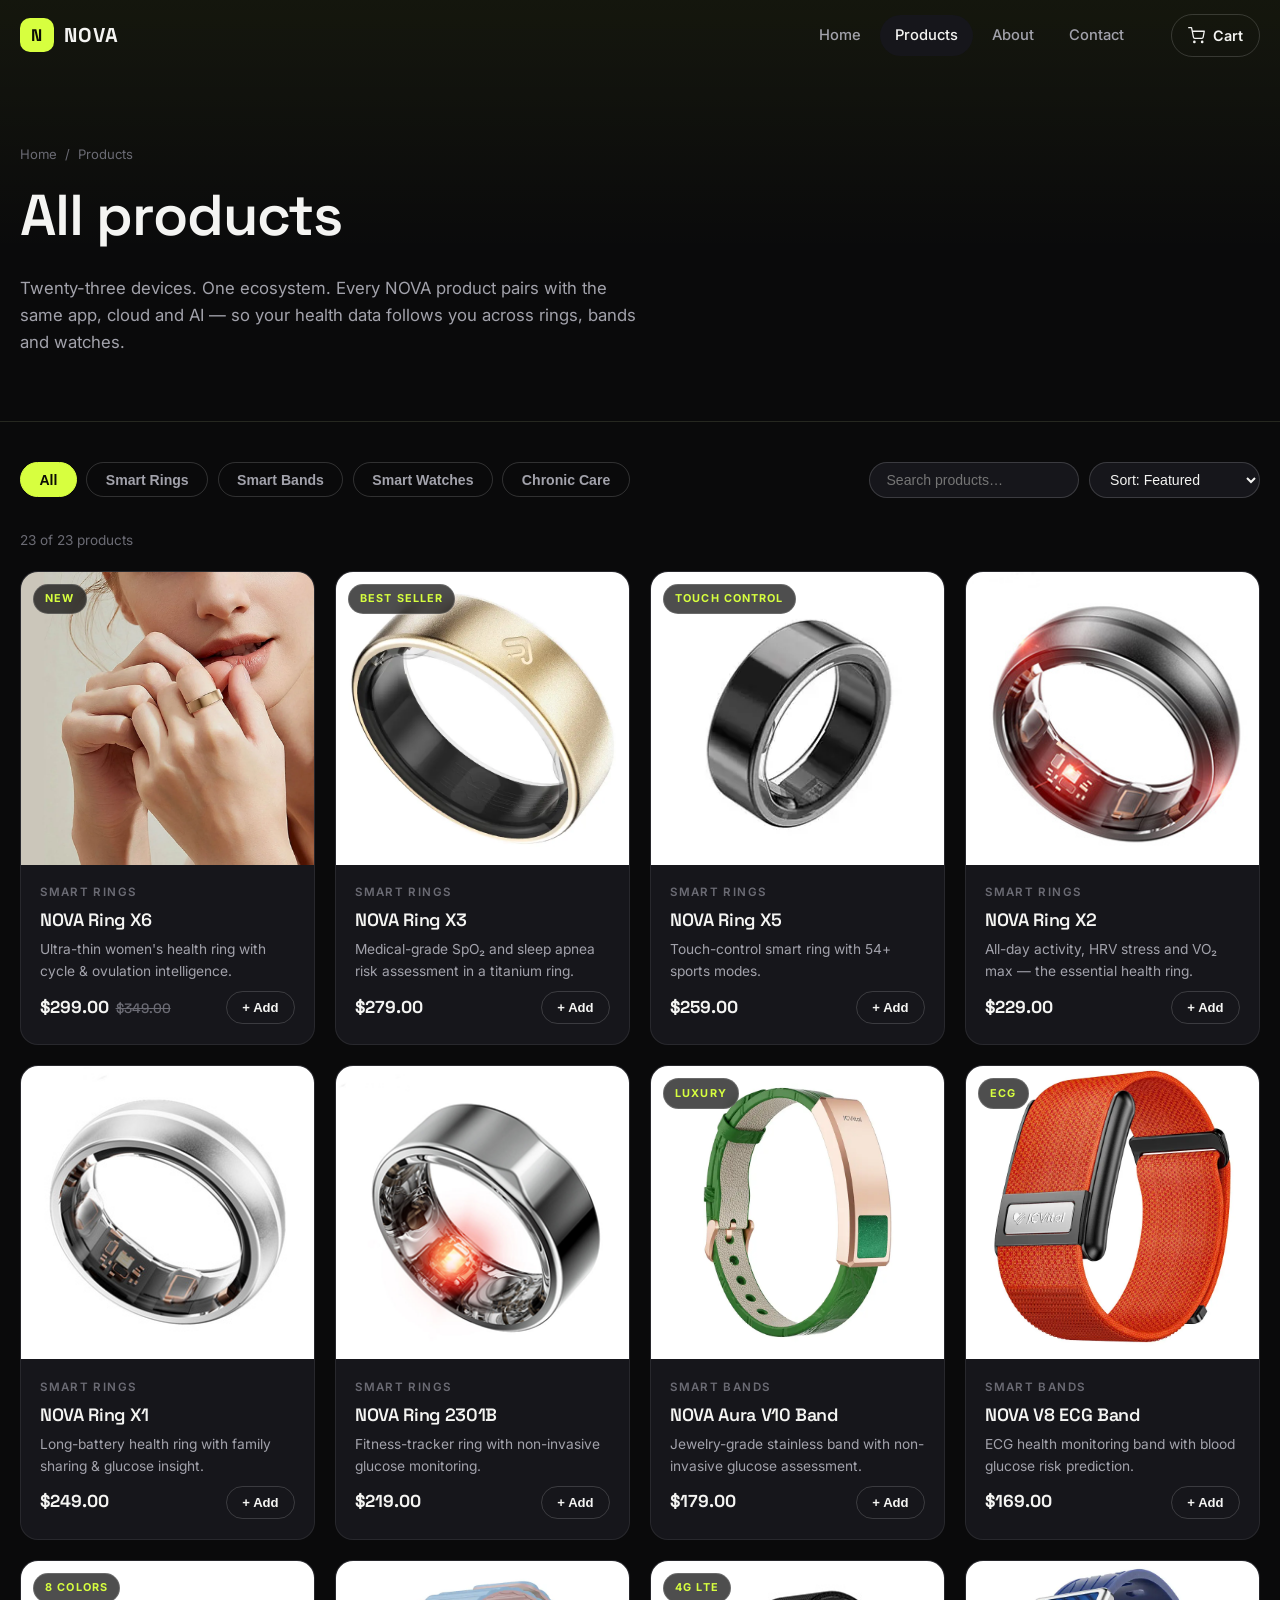
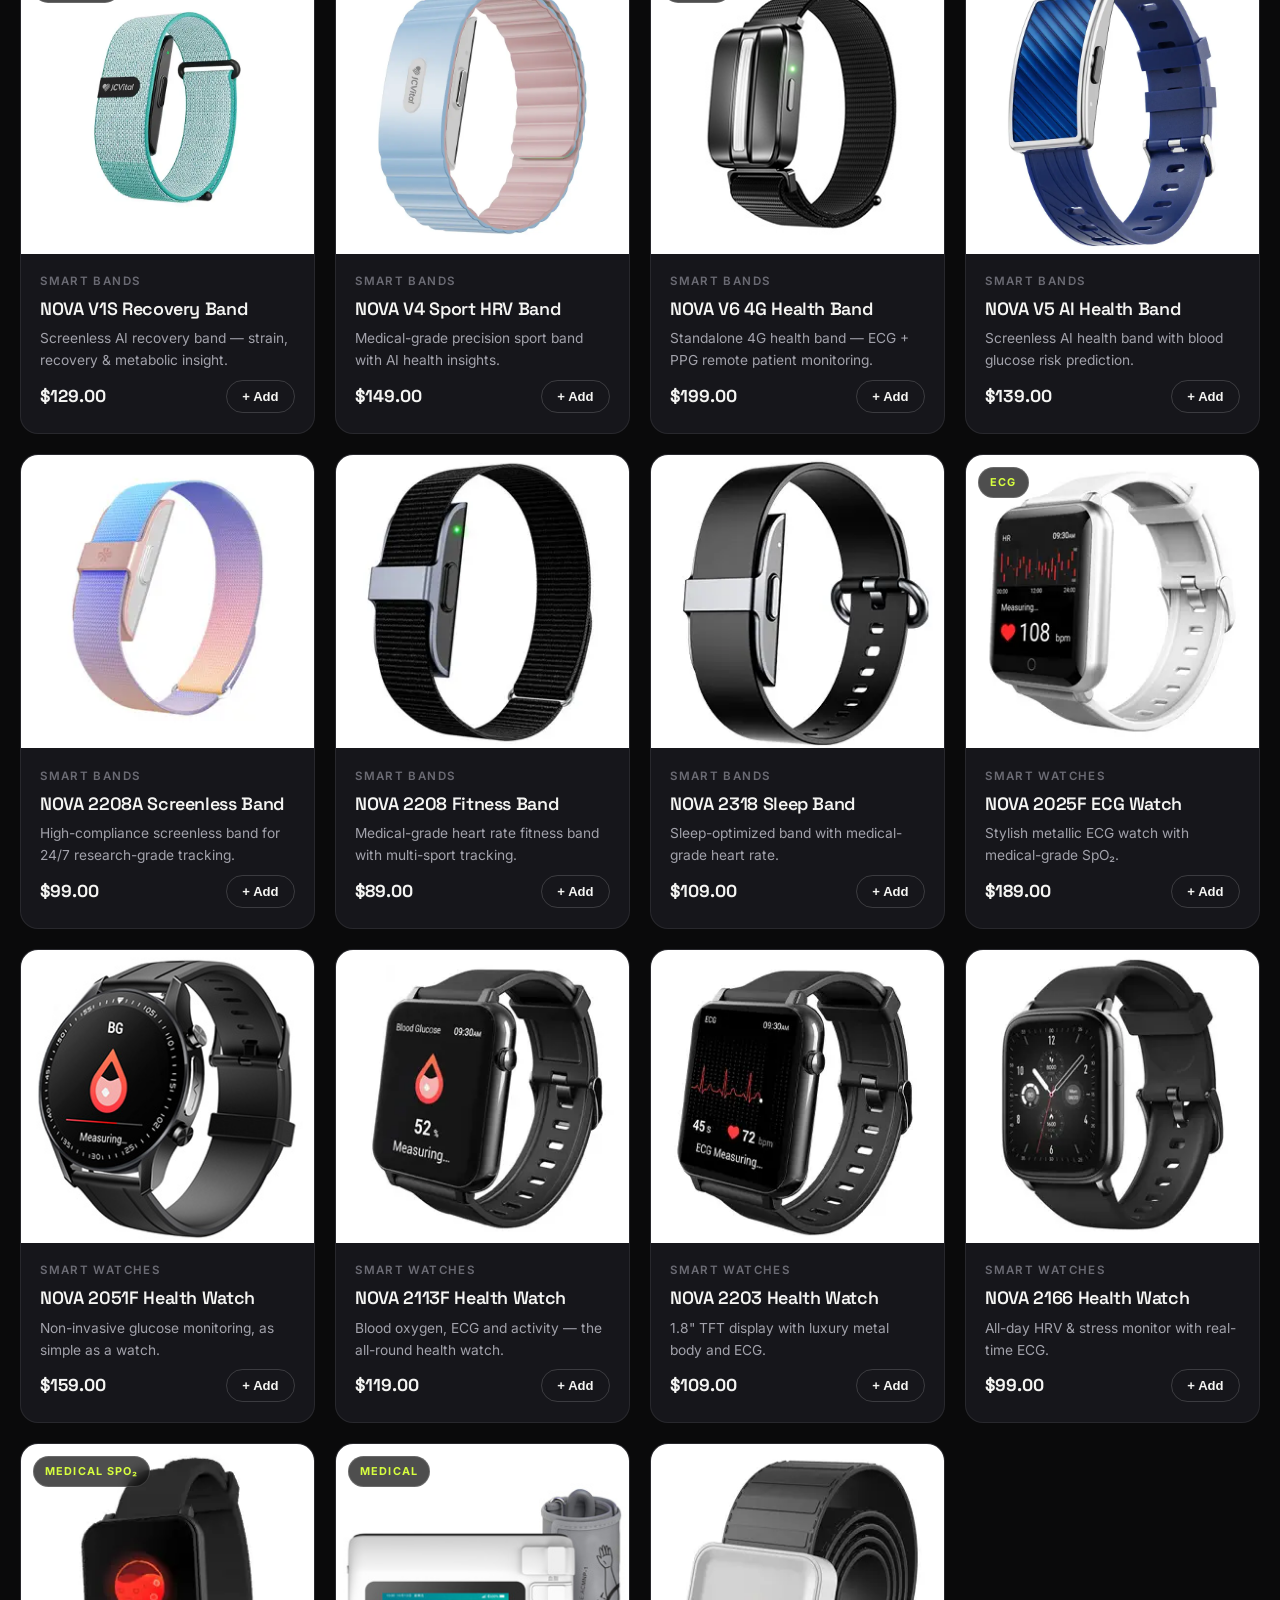
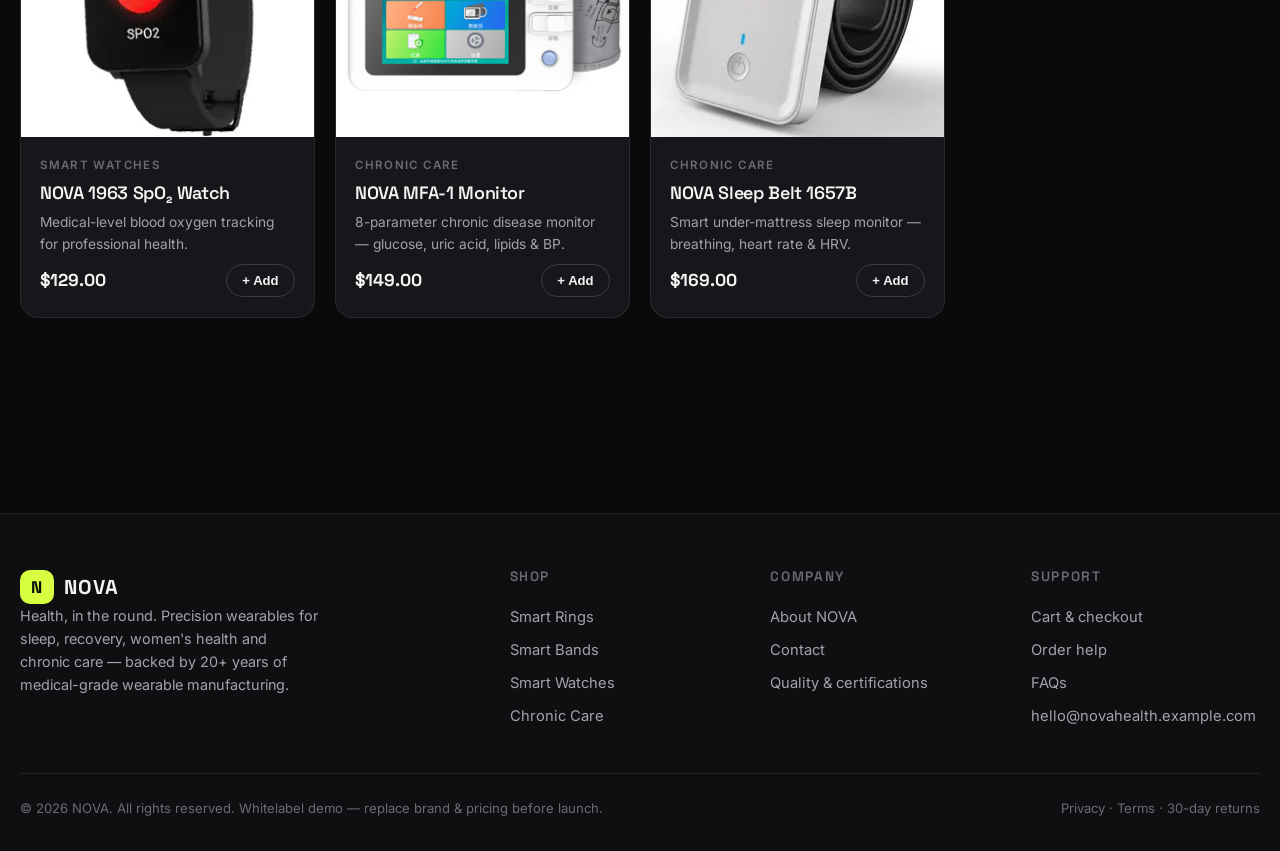
<file: products.html>
<!DOCTYPE html>
<html lang="en">
<head>
  <meta charset="UTF-8">
  <meta name="viewport" content="width=device-width, initial-scale=1.0">
  <title>All Products — NOVA Smart Rings, Bands, Watches & Chronic Care</title>
  <meta name="description" content="Browse all 23 NOVA health wearables: smart rings, screenless health bands, ECG smart watches and chronic disease monitoring devices.">
  <link rel="preconnect" href="https://fonts.googleapis.com">
  <link rel="preconnect" href="https://fonts.gstatic.com" crossorigin>
  <link href="https://fonts.googleapis.com/css2?family=Inter:wght@400;500;600&family=Space+Grotesk:wght@500;600;700&display=swap" rel="stylesheet">
  <link rel="stylesheet" href="assets/css/styles.css">
  <link rel="icon" href="data:image/svg+xml,<svg xmlns='http://www.w3.org/2000/svg' viewBox='0 0 100 100'><rect width='100' height='100' rx='24' fill='%23d7ff3f'/><text x='50' y='68' font-size='52' text-anchor='middle' font-family='Arial' font-weight='bold' fill='%230a0a0b'>N</text></svg>">
</head>
<body>

  <header class="site-header">
    <div class="container header-inner">
      <a class="brand" href="index.html"><span class="brand-mark">N</span>NOVA</a>
      <nav class="site-nav" id="site-nav">
        <a href="index.html">Home</a>
        <a href="products.html" aria-current="page">Products</a>
        <a href="about.html">About</a>
        <a href="contact.html">Contact</a>
      </nav>
      <div class="header-actions">
        <a class="cart-btn" href="cart.html" aria-label="View cart">
          <svg width="17" height="17" viewBox="0 0 24 24" fill="none" stroke="currentColor" stroke-width="1.8" stroke-linecap="round" stroke-linejoin="round"><circle cx="9" cy="21" r="1"/><circle cx="20" cy="21" r="1"/><path d="M1 1h4l2.68 13.39a2 2 0 0 0 2 1.61h9.72a2 2 0 0 0 2-1.61L23 6H6"/></svg>
          Cart <span class="cart-badge" data-cart-badge>0</span>
        </a>
        <button class="menu-toggle" data-menu-toggle aria-label="Open menu" aria-expanded="false">
          <svg width="18" height="18" viewBox="0 0 24 24" fill="none" stroke="currentColor" stroke-width="2" stroke-linecap="round"><path d="M3 6h18M3 12h18M3 18h18"/></svg>
        </button>
      </div>
    </div>
  </header>

  <section class="page-hero">
    <div class="container">
      <nav class="breadcrumb"><a href="index.html">Home</a> <span>/</span> <span>Products</span></nav>
      <h1>All products</h1>
      <p>Twenty-three devices. One ecosystem. Every NOVA product pairs with the same app, cloud and AI — so your health data follows you across rings, bands and watches.</p>
    </div>
  </section>

  <section class="section" style="padding-top:2.5rem">
    <div class="container">
      <div class="filter-bar">
        <button class="filter-pill is-active" data-filter="all">All</button>
        <button class="filter-pill" data-filter="rings">Smart Rings</button>
        <button class="filter-pill" data-filter="bands">Smart Bands</button>
        <button class="filter-pill" data-filter="watches">Smart Watches</button>
        <button class="filter-pill" data-filter="chronic">Chronic Care</button>
        <div class="filter-tools">
          <input class="search-box" data-search type="search" placeholder="Search products…" aria-label="Search products">
          <select class="sort-select" data-sort aria-label="Sort products">
            <option value="featured">Sort: Featured</option>
            <option value="price-asc">Price: Low → High</option>
            <option value="price-desc">Price: High → Low</option>
            <option value="name">Name: A → Z</option>
          </select>
        </div>
      </div>
      <p class="result-count" data-result-count></p>
      <div class="product-grid" data-products-grid></div>
    </div>
  </section>

  <footer class="site-footer">
    <div class="container">
      <div class="footer-grid">
        <div class="footer-brand">
          <a class="brand" href="index.html"><span class="brand-mark">N</span>NOVA</a>
          <p>Health, in the round. Precision wearables for sleep, recovery, women's health and chronic care — backed by 20+ years of medical-grade wearable manufacturing.</p>
        </div>
        <div class="footer-col">
          <h4>Shop</h4>
          <a href="products.html?cat=rings">Smart Rings</a>
          <a href="products.html?cat=bands">Smart Bands</a>
          <a href="products.html?cat=watches">Smart Watches</a>
          <a href="products.html?cat=chronic">Chronic Care</a>
        </div>
        <div class="footer-col">
          <h4>Company</h4>
          <a href="about.html">About NOVA</a>
          <a href="contact.html">Contact</a>
          <a href="about.html#quality">Quality & certifications</a>
        </div>
        <div class="footer-col">
          <h4>Support</h4>
          <a href="cart.html">Cart & checkout</a>
          <a href="contact.html">Order help</a>
          <a href="contact.html#faq">FAQs</a>
          <a href="mailto:hello@novahealth.example.com">hello@novahealth.example.com</a>
        </div>
      </div>
      <div class="footer-bottom">
        <span>© 2026 NOVA. All rights reserved. Whitelabel demo — replace brand & pricing before launch.</span>
        <span>Privacy · Terms · 30-day returns</span>
      </div>
    </div>
  </footer>

  <script src="assets/js/config.js"></script>
  <script src="assets/js/products.js"></script>
  <script src="assets/js/cart.js"></script>
  <script src="assets/js/main.js"></script>
  <script src="assets/js/pages/products-page.js"></script>
</body>
</html>
</file>
<file: assets/css/styles.css>
/* ============================================================================
   NOVA — whitelabel smart-health storefront
   Design language: premium dark, inspired by ultrahuman.com & ringconn.com
   ========================================================================== */

/* ── Tokens ─────────────────────────────────────────────────────────────── */
:root {
  --bg: #0a0a0b;
  --bg-2: #0f0f12;
  --bg-3: #16161b;
  --bg-4: #1d1d24;
  --border: rgba(255, 255, 255, 0.08);
  --border-strong: rgba(255, 255, 255, 0.16);
  --text: #f4f4f2;
  --muted: #a2a2ab;
  --faint: #6b6b74;
  --accent: #d7ff3f;
  --accent-dim: rgba(215, 255, 63, 0.12);
  --accent-ink: #0c0d05;
  --danger: #ff5c5c;
  --ok: #4ade80;
  --radius: 18px;
  --radius-sm: 12px;
  --maxw: 1240px;
  --header-h: 72px;
  --font-display: "Space Grotesk", "Inter", system-ui, sans-serif;
  --font-body: "Inter", system-ui, -apple-system, "Segoe UI", sans-serif;
  --shadow-lg: 0 24px 60px rgba(0, 0, 0, 0.55);
}

/* ── Reset & base ───────────────────────────────────────────────────────── */
*,
*::before,
*::after {
  box-sizing: border-box;
}
html {
  scroll-behavior: smooth;
}
body {
  margin: 0;
  font-family: var(--font-body);
  background: var(--bg);
  color: var(--text);
  font-size: 16px;
  line-height: 1.6;
  -webkit-font-smoothing: antialiased;
  overflow-x: hidden;
}
img {
  max-width: 100%;
  display: block;
}
a {
  color: inherit;
  text-decoration: none;
}
h1, h2, h3, h4 {
  font-family: var(--font-display);
  line-height: 1.08;
  letter-spacing: -0.02em;
  margin: 0 0 0.5em;
  font-weight: 600;
}
p {
  margin: 0 0 1em;
}
::selection {
  background: var(--accent);
  color: var(--accent-ink);
}
.container {
  width: min(var(--maxw), 100% - 2.5rem);
  margin-inline: auto;
}

/* ── Typography helpers ─────────────────────────────────────────────────── */
.eyebrow {
  display: inline-flex;
  align-items: center;
  gap: 0.55rem;
  font-size: 0.78rem;
  font-weight: 600;
  letter-spacing: 0.14em;
  text-transform: uppercase;
  color: var(--accent);
}
.eyebrow::before {
  content: "";
  width: 26px;
  height: 2px;
  background: var(--accent);
  border-radius: 2px;
}
.grad-text {
  background: linear-gradient(100deg, #ffffff 20%, var(--accent) 90%);
  -webkit-background-clip: text;
  background-clip: text;
  color: transparent;
}
.muted {
  color: var(--muted);
}
.faint {
  color: var(--faint);
}
.section {
  padding: clamp(4rem, 9vw, 7.5rem) 0;
}
.section-alt {
  background: var(--bg-2);
}
.section-head {
  max-width: 680px;
  margin-bottom: clamp(2rem, 4vw, 3.5rem);
}
.section-head.center {
  margin-inline: auto;
  text-align: center;
}
.section-head.center .eyebrow {
  justify-content: center;
}
.section-head h2 {
  font-size: clamp(1.9rem, 3.6vw, 3rem);
  margin-bottom: 0.75rem;
}
.section-head p {
  color: var(--muted);
  font-size: 1.05rem;
}

/* ── Buttons ────────────────────────────────────────────────────────────── */
.btn {
  display: inline-flex;
  align-items: center;
  justify-content: center;
  gap: 0.5rem;
  padding: 0.8rem 1.5rem;
  border-radius: 999px;
  font-family: var(--font-display);
  font-weight: 600;
  font-size: 0.95rem;
  letter-spacing: 0.01em;
  border: 1px solid transparent;
  cursor: pointer;
  transition: transform 0.18s ease, background 0.18s ease, color 0.18s ease, border-color 0.18s ease, box-shadow 0.18s ease;
  white-space: nowrap;
}
.btn:active {
  transform: scale(0.97);
}
.btn-primary {
  background: var(--accent);
  color: var(--accent-ink);
}
.btn-primary:hover {
  box-shadow: 0 8px 30px rgba(215, 255, 63, 0.28);
  transform: translateY(-1px);
}
.btn-outline {
  border-color: var(--border-strong);
  color: var(--text);
  background: transparent;
}
.btn-outline:hover {
  border-color: var(--accent);
  color: var(--accent);
}
.btn-ghost {
  color: var(--muted);
  background: transparent;
  padding-inline: 0.5rem;
}
.btn-ghost:hover {
  color: var(--text);
}
.btn-lg {
  padding: 1rem 2rem;
  font-size: 1.02rem;
}
.btn-sm {
  padding: 0.55rem 1.1rem;
  font-size: 0.85rem;
}
.btn[disabled] {
  opacity: 0.5;
  pointer-events: none;
}
.btn-block {
  width: 100%;
}

/* ── Header ─────────────────────────────────────────────────────────────── */
.site-header {
  position: fixed;
  inset: 0 0 auto 0;
  z-index: 100;
  height: var(--header-h);
  display: flex;
  align-items: center;
  border-bottom: 1px solid transparent;
  transition: background 0.25s ease, border-color 0.25s ease, backdrop-filter 0.25s ease;
}
.site-header.is-scrolled {
  background: rgba(10, 10, 11, 0.82);
  backdrop-filter: blur(14px);
  -webkit-backdrop-filter: blur(14px);
  border-bottom-color: var(--border);
}
.header-inner {
  display: flex;
  align-items: center;
  gap: 2rem;
}
.brand {
  display: flex;
  align-items: center;
  gap: 0.65rem;
  font-family: var(--font-display);
  font-weight: 700;
  font-size: 1.25rem;
  letter-spacing: 0.04em;
}
.brand-mark {
  width: 34px;
  height: 34px;
  border-radius: 10px;
  background: var(--accent);
  color: var(--accent-ink);
  display: grid;
  place-items: center;
  font-size: 1.05rem;
  font-weight: 700;
}
.site-nav {
  margin-left: auto;
  display: flex;
  align-items: center;
  gap: 0.25rem;
}
.site-nav a {
  padding: 0.55rem 0.95rem;
  border-radius: 999px;
  color: var(--muted);
  font-size: 0.92rem;
  font-weight: 500;
  transition: color 0.15s ease, background 0.15s ease;
}
.site-nav a:hover,
.site-nav a[aria-current] {
  color: var(--text);
  background: var(--bg-3);
}
.header-actions {
  display: flex;
  align-items: center;
  gap: 0.6rem;
}
.cart-btn {
  position: relative;
  display: inline-flex;
  align-items: center;
  gap: 0.5rem;
  padding: 0.55rem 1rem;
  border-radius: 999px;
  border: 1px solid var(--border-strong);
  background: transparent;
  color: var(--text);
  font-size: 0.9rem;
  font-weight: 600;
  cursor: pointer;
  transition: border-color 0.15s ease, color 0.15s ease;
}
.cart-btn:hover {
  border-color: var(--accent);
  color: var(--accent);
}
.cart-badge {
  min-width: 20px;
  height: 20px;
  padding: 0 5px;
  border-radius: 999px;
  background: var(--accent);
  color: var(--accent-ink);
  font-size: 0.72rem;
  font-weight: 700;
  display: grid;
  place-items: center;
}
.cart-badge.is-empty {
  display: none;
}
.menu-toggle {
  display: none;
  background: none;
  border: 1px solid var(--border-strong);
  border-radius: 10px;
  width: 42px;
  height: 42px;
  cursor: pointer;
  color: var(--text);
  place-items: center;
}

/* ── Hero ───────────────────────────────────────────────────────────────── */
.hero {
  position: relative;
  min-height: 92vh;
  display: flex;
  align-items: center;
  padding: calc(var(--header-h) + 2rem) 0 4rem;
  overflow: hidden;
}
.hero-bg {
  position: absolute;
  inset: 0;
  background-size: cover;
  background-position: center;
  opacity: 0.9;
}
.hero-bg::after {
  content: "";
  position: absolute;
  inset: 0;
  background:
    linear-gradient(180deg, rgba(10, 10, 11, 0.82) 0%, rgba(10, 10, 11, 0.55) 40%, var(--bg) 100%),
    radial-gradient(120% 90% at 50% 0%, rgba(215, 255, 63, 0.10) 0%, transparent 55%);
}
.hero-content {
  position: relative;
  z-index: 2;
  max-width: 760px;
}
.hero h1 {
  font-size: clamp(2.6rem, 6.4vw, 5.2rem);
  letter-spacing: -0.03em;
  margin-bottom: 1.2rem;
}
.hero p.lede {
  font-size: clamp(1.05rem, 1.8vw, 1.3rem);
  color: var(--muted);
  max-width: 560px;
  margin-bottom: 2rem;
}
.hero-cta {
  display: flex;
  flex-wrap: wrap;
  gap: 0.85rem;
}
.hero-meta {
  display: flex;
  flex-wrap: wrap;
  gap: 1.5rem;
  margin-top: 3rem;
  color: var(--muted);
  font-size: 0.9rem;
}
.hero-meta b {
  color: var(--text);
  font-family: var(--font-display);
}

/* ── Marquee ────────────────────────────────────────────────────────────── */
.marquee {
  overflow: hidden;
  border-top: 1px solid var(--border);
  border-bottom: 1px solid var(--border);
  padding: 1.1rem 0;
  background: var(--bg-2);
  -webkit-mask-image: linear-gradient(90deg, transparent, #000 8%, #000 92%, transparent);
  mask-image: linear-gradient(90deg, transparent, #000 8%, #000 92%, transparent);
}
.marquee-track {
  display: flex;
  gap: 3rem;
  width: max-content;
  animation: marquee 32s linear infinite;
}
.marquee:hover .marquee-track {
  animation-play-state: paused;
}
.marquee-item {
  display: flex;
  align-items: center;
  gap: 0.7rem;
  font-family: var(--font-display);
  font-size: 1rem;
  color: var(--muted);
  white-space: nowrap;
}
.marquee-item::before {
  content: "✦";
  color: var(--accent);
  font-size: 0.8rem;
}
@keyframes marquee {
  to {
    transform: translateX(-50%);
  }
}

/* ── Category cards ─────────────────────────────────────────────────────── */
.cat-grid {
  display: grid;
  grid-template-columns: repeat(4, 1fr);
  gap: 1rem;
}
.cat-card {
  position: relative;
  border-radius: var(--radius);
  overflow: hidden;
  border: 1px solid var(--border);
  background: var(--bg-3);
  aspect-ratio: 4 / 5;
  display: flex;
  flex-direction: column;
  justify-content: flex-end;
  padding: 1.5rem;
  transition: transform 0.25s ease, border-color 0.25s ease;
}
.cat-card:hover {
  transform: translateY(-4px);
  border-color: var(--border-strong);
}
.cat-card img {
  position: absolute;
  inset: 0;
  width: 100%;
  height: 100%;
  object-fit: cover;
  opacity: 0.55;
  transition: transform 0.5s ease, opacity 0.3s ease;
}
.cat-card:hover img {
  transform: scale(1.06);
  opacity: 0.7;
}
.cat-card::after {
  content: "";
  position: absolute;
  inset: 0;
  background: linear-gradient(180deg, transparent 30%, rgba(10, 10, 11, 0.92) 100%);
}
.cat-card > * {
  position: relative;
  z-index: 2;
}
.cat-card h3 {
  font-size: 1.35rem;
  margin-bottom: 0.25rem;
}
.cat-card p {
  color: var(--muted);
  font-size: 0.85rem;
  margin-bottom: 1rem;
}
.cat-card .count {
  color: var(--accent);
  font-size: 0.8rem;
  font-weight: 600;
}

/* ── Product grid & cards ───────────────────────────────────────────────── */
.product-grid {
  display: grid;
  grid-template-columns: repeat(4, 1fr);
  gap: 1.25rem;
}
.product-card {
  display: flex;
  flex-direction: column;
  border: 1px solid var(--border);
  border-radius: var(--radius);
  background: var(--bg-3);
  overflow: hidden;
  transition: transform 0.25s ease, border-color 0.25s ease, box-shadow 0.25s ease;
}
.product-card:hover {
  transform: translateY(-5px);
  border-color: rgba(215, 255, 63, 0.35);
  box-shadow: var(--shadow-lg);
}
.product-media {
  position: relative;
  aspect-ratio: 1 / 1;
  background: #101014;
  overflow: hidden;
}
.product-media img {
  width: 100%;
  height: 100%;
  object-fit: cover;
  transition: transform 0.5s ease;
}
.product-card:hover .product-media img {
  transform: scale(1.05);
}
.product-badge {
  position: absolute;
  top: 12px;
  left: 12px;
  z-index: 2;
  background: rgba(10, 10, 11, 0.72);
  backdrop-filter: blur(6px);
  border: 1px solid var(--border-strong);
  color: var(--accent);
  font-size: 0.68rem;
  font-weight: 700;
  letter-spacing: 0.1em;
  text-transform: uppercase;
  padding: 0.35rem 0.7rem;
  border-radius: 999px;
}
.product-body {
  padding: 1.15rem 1.2rem 1.25rem;
  display: flex;
  flex-direction: column;
  gap: 0.55rem;
  flex: 1;
}
.product-cat {
  font-size: 0.72rem;
  letter-spacing: 0.12em;
  text-transform: uppercase;
  color: var(--faint);
  font-weight: 600;
}
.product-name {
  font-size: 1.12rem;
  margin: 0;
}
.product-tagline {
  font-size: 0.86rem;
  color: var(--muted);
  margin: 0;
  display: -webkit-box;
  -webkit-line-clamp: 2;
  -webkit-box-orient: vertical;
  overflow: hidden;
}
.product-foot {
  margin-top: auto;
  display: flex;
  align-items: center;
  justify-content: space-between;
  gap: 0.75rem;
}
.price {
  font-family: var(--font-display);
  font-weight: 700;
  font-size: 1.08rem;
}
.price .compare {
  color: var(--faint);
  text-decoration: line-through;
  font-weight: 500;
  font-size: 0.85rem;
  margin-left: 0.4rem;
}
.add-btn {
  border: 1px solid var(--border-strong);
  background: transparent;
  color: var(--text);
  border-radius: 999px;
  padding: 0.5rem 0.95rem;
  font-size: 0.82rem;
  font-weight: 600;
  cursor: pointer;
  display: inline-flex;
  align-items: center;
  gap: 0.4rem;
  transition: all 0.18s ease;
}
.add-btn:hover {
  background: var(--accent);
  border-color: var(--accent);
  color: var(--accent-ink);
}

/* ── Feature split sections ─────────────────────────────────────────────── */
.feature {
  display: grid;
  grid-template-columns: 1fr 1fr;
  gap: clamp(2rem, 5vw, 4.5rem);
  align-items: center;
}
.feature + .feature {
  margin-top: clamp(3.5rem, 7vw, 6rem);
}
.feature.flip .feature-media {
  order: 2;
}
.feature-media {
  position: relative;
  border-radius: var(--radius);
  overflow: hidden;
  border: 1px solid var(--border);
  aspect-ratio: 4 / 3;
  background: var(--bg-3);
}
.feature-media img {
  width: 100%;
  height: 100%;
  object-fit: cover;
}
.feature-copy h2 {
  font-size: clamp(1.7rem, 3vw, 2.6rem);
  margin-bottom: 1rem;
}
.feature-copy p {
  color: var(--muted);
  margin-bottom: 1.5rem;
}
.feature-list {
  list-style: none;
  padding: 0;
  margin: 0 0 1.75rem;
  display: grid;
  gap: 0.85rem;
}
.feature-list li {
  display: flex;
  gap: 0.7rem;
  align-items: flex-start;
  color: var(--text);
  font-size: 0.95rem;
}
.feature-list li::before {
  content: "✓";
  flex: 0 0 auto;
  width: 22px;
  height: 22px;
  border-radius: 50%;
  background: var(--accent-dim);
  color: var(--accent);
  font-size: 0.72rem;
  display: grid;
  place-items: center;
  margin-top: 2px;
}

/* ── Metrics strip ──────────────────────────────────────────────────────── */
.metrics {
  display: grid;
  grid-template-columns: repeat(4, 1fr);
  gap: 1rem;
}
.metric {
  border: 1px solid var(--border);
  border-radius: var(--radius);
  background: var(--bg-3);
  padding: 1.6rem 1.4rem;
  text-align: center;
}
.metric b {
  font-family: var(--font-display);
  font-size: clamp(1.7rem, 3vw, 2.4rem);
  display: block;
  color: var(--accent);
  letter-spacing: -0.02em;
}
.metric span {
  color: var(--muted);
  font-size: 0.85rem;
}

/* ── App section ────────────────────────────────────────────────────────── */
.app-showcase {
  display: grid;
  grid-template-columns: 1fr 1fr;
  gap: clamp(2rem, 5vw, 4rem);
  align-items: center;
}
.app-phones {
  display: flex;
  justify-content: center;
  gap: 1rem;
}
.phone {
  width: 220px;
  border-radius: 30px;
  border: 1px solid var(--border-strong);
  overflow: hidden;
  background: #000;
  box-shadow: var(--shadow-lg);
}
.phone img {
  width: 100%;
  aspect-ratio: 9 / 19.5;
  object-fit: cover;
}
.phone:nth-child(2) {
  transform: translateY(24px);
}
.app-features {
  list-style: none;
  padding: 0;
  margin: 0 0 2rem;
  display: grid;
  gap: 0.9rem;
}
.app-features li {
  display: flex;
  gap: 0.8rem;
  align-items: flex-start;
  color: var(--text);
}
.app-features .dot {
  flex: 0 0 auto;
  width: 10px;
  height: 10px;
  border-radius: 50%;
  background: var(--accent);
  margin-top: 8px;
}
.store-badges {
  display: flex;
  gap: 0.75rem;
  flex-wrap: wrap;
}
.store-badge {
  display: inline-flex;
  align-items: center;
  gap: 0.5rem;
  border: 1px solid var(--border-strong);
  border-radius: 12px;
  padding: 0.55rem 1rem;
  font-size: 0.8rem;
  color: var(--muted);
  transition: border-color 0.15s ease;
}
.store-badge:hover {
  border-color: var(--accent);
  color: var(--text);
}

/* ── Testimonials ───────────────────────────────────────────────────────── */
.testi-grid {
  display: grid;
  grid-template-columns: repeat(3, 1fr);
  gap: 1.25rem;
}
.testi {
  border: 1px solid var(--border);
  border-radius: var(--radius);
  background: var(--bg-3);
  padding: 1.6rem;
  display: flex;
  flex-direction: column;
  gap: 1rem;
}
.testi .quote {
  margin: 0;
  color: var(--text);
  font-size: 0.95rem;
  line-height: 1.65;
}
.testi .who {
  display: flex;
  align-items: center;
  gap: 0.75rem;
  margin-top: auto;
}
.testi .avatar {
  width: 40px;
  height: 40px;
  border-radius: 50%;
  background: var(--accent-dim);
  color: var(--accent);
  font-family: var(--font-display);
  font-weight: 700;
  display: grid;
  place-items: center;
  font-size: 0.9rem;
}
.testi .who b {
  display: block;
  font-size: 0.9rem;
}
.testi .who span {
  color: var(--faint);
  font-size: 0.78rem;
}
.stars {
  color: var(--accent);
  letter-spacing: 0.2em;
  font-size: 0.8rem;
}

/* ── Press / partners ───────────────────────────────────────────────────── */
.press-row {
  display: grid;
  grid-template-columns: repeat(4, 1fr);
  gap: 1rem;
}
.press-card {
  border: 1px solid var(--border);
  border-radius: var(--radius-sm);
  padding: 1.1rem 1.2rem;
  background: var(--bg-3);
  transition: border-color 0.15s ease;
}
.press-card:hover {
  border-color: var(--border-strong);
}
.press-card b {
  font-family: var(--font-display);
  font-size: 1rem;
  display: block;
  margin-bottom: 0.15rem;
}
.press-card span {
  color: var(--faint);
  font-size: 0.78rem;
}

/* ── Newsletter CTA ─────────────────────────────────────────────────────── */
.cta-band {
  position: relative;
  border-radius: 24px;
  overflow: hidden;
  border: 1px solid var(--border);
  padding: clamp(2.5rem, 6vw, 4.5rem);
  text-align: center;
  background: radial-gradient(120% 160% at 50% 0%, rgba(215, 255, 63, 0.12) 0%, transparent 55%), var(--bg-3);
}
.cta-band h2 {
  font-size: clamp(1.8rem, 3.4vw, 2.8rem);
  margin-bottom: 0.6rem;
}
.cta-band p {
  color: var(--muted);
  max-width: 480px;
  margin: 0 auto 1.8rem;
}
.newsletter {
  display: flex;
  gap: 0.6rem;
  max-width: 460px;
  margin: 0 auto;
}
.newsletter input {
  flex: 1;
  background: var(--bg-2);
  border: 1px solid var(--border-strong);
  border-radius: 999px;
  padding: 0.85rem 1.3rem;
  color: var(--text);
  font-size: 0.95rem;
  outline: none;
  min-width: 0;
}
.newsletter input:focus {
  border-color: var(--accent);
}
.newsletter input::placeholder {
  color: var(--faint);
}

/* ── Footer ─────────────────────────────────────────────────────────────── */
.site-footer {
  border-top: 1px solid var(--border);
  background: var(--bg-2);
  padding: 3.5rem 0 2rem;
  margin-top: clamp(3rem, 7vw, 5rem);
}
.footer-grid {
  display: grid;
  grid-template-columns: 2fr 1fr 1fr 1fr;
  gap: 2rem;
  margin-bottom: 2.5rem;
}
.footer-brand p {
  color: var(--muted);
  font-size: 0.9rem;
  max-width: 300px;
}
.footer-col h4 {
  font-size: 0.85rem;
  letter-spacing: 0.12em;
  text-transform: uppercase;
  color: var(--faint);
  margin-bottom: 1rem;
}
.footer-col a {
  display: block;
  color: var(--muted);
  font-size: 0.92rem;
  padding: 0.3rem 0;
  transition: color 0.15s ease;
}
.footer-col a:hover {
  color: var(--accent);
}
.footer-bottom {
  border-top: 1px solid var(--border);
  padding-top: 1.5rem;
  display: flex;
  flex-wrap: wrap;
  gap: 1rem;
  justify-content: space-between;
  color: var(--faint);
  font-size: 0.82rem;
}

/* ── Page hero (inner pages) ────────────────────────────────────────────── */
.page-hero {
  padding: calc(var(--header-h) + clamp(2.5rem, 6vw, 4.5rem)) 0 clamp(2rem, 4vw, 3rem);
  border-bottom: 1px solid var(--border);
  background: linear-gradient(180deg, rgba(215, 255, 63, 0.05), transparent 60%), var(--bg);
}
.page-hero h1 {
  font-size: clamp(2.2rem, 5vw, 3.6rem);
}
.page-hero p {
  color: var(--muted);
  max-width: 620px;
  font-size: 1.05rem;
}
.breadcrumb {
  display: flex;
  gap: 0.5rem;
  align-items: center;
  color: var(--faint);
  font-size: 0.82rem;
  margin-bottom: 1.2rem;
}
.breadcrumb a:hover {
  color: var(--accent);
}
.breadcrumb span {
  color: var(--faint);
}

/* ── Products page ──────────────────────────────────────────────────────── */
.filter-bar {
  display: flex;
  flex-wrap: wrap;
  gap: 0.6rem;
  align-items: center;
  margin-bottom: 2rem;
}
.filter-pill {
  border: 1px solid var(--border-strong);
  background: transparent;
  color: var(--muted);
  border-radius: 999px;
  padding: 0.55rem 1.15rem;
  font-size: 0.88rem;
  font-weight: 600;
  cursor: pointer;
  transition: all 0.15s ease;
}
.filter-pill:hover {
  color: var(--text);
  border-color: var(--text);
}
.filter-pill.is-active {
  background: var(--accent);
  color: var(--accent-ink);
  border-color: var(--accent);
}
.filter-tools {
  margin-left: auto;
  display: flex;
  gap: 0.6rem;
}
.search-box {
  background: var(--bg-3);
  border: 1px solid var(--border-strong);
  border-radius: 999px;
  padding: 0.5rem 1rem;
  color: var(--text);
  font-size: 0.88rem;
  outline: none;
  width: 210px;
}
.search-box:focus {
  border-color: var(--accent);
}
.sort-select {
  background: var(--bg-3);
  border: 1px solid var(--border-strong);
  border-radius: 999px;
  padding: 0.5rem 1rem;
  color: var(--text);
  font-size: 0.88rem;
  outline: none;
  cursor: pointer;
}
.result-count {
  color: var(--faint);
  font-size: 0.85rem;
  margin-bottom: 1.2rem;
}
.no-results {
  text-align: center;
  padding: 4rem 0;
  color: var(--muted);
}

/* ── Product detail page ────────────────────────────────────────────────── */
.pdp {
  display: grid;
  grid-template-columns: 1.05fr 1fr;
  gap: clamp(2rem, 5vw, 4rem);
  padding: calc(var(--header-h) + 2rem) 0 0;
}
.pdp-gallery .main-img {
  border-radius: var(--radius);
  overflow: hidden;
  border: 1px solid var(--border);
  background: #101014;
  aspect-ratio: 1 / 1;
}
.pdp-gallery .main-img img {
  width: 100%;
  height: 100%;
  object-fit: cover;
}
.thumb-row {
  display: flex;
  gap: 0.6rem;
  margin-top: 0.75rem;
}
.thumb {
  width: 76px;
  height: 76px;
  border-radius: var(--radius-sm);
  overflow: hidden;
  border: 1px solid var(--border);
  cursor: pointer;
  padding: 0;
  background: #101014;
  transition: border-color 0.15s ease;
}
.thumb.is-active {
  border-color: var(--accent);
}
.thumb img {
  width: 100%;
  height: 100%;
  object-fit: cover;
}
.pdp-info h1 {
  font-size: clamp(1.9rem, 3.4vw, 2.8rem);
  margin-bottom: 0.5rem;
}
.pdp-info .pdp-cat {
  color: var(--accent);
  font-size: 0.8rem;
  font-weight: 600;
  letter-spacing: 0.12em;
  text-transform: uppercase;
}
.pdp-price {
  font-family: var(--font-display);
  font-size: 1.7rem;
  font-weight: 700;
  margin: 1rem 0 0.25rem;
}
.pdp-price .compare {
  font-size: 1rem;
  color: var(--faint);
  text-decoration: line-through;
  font-weight: 500;
  margin-left: 0.6rem;
}
.pdp-desc {
  color: var(--muted);
  margin: 1rem 0 1.5rem;
}
.pdp-feats {
  list-style: none;
  padding: 0;
  margin: 0 0 1.75rem;
  display: grid;
  gap: 0.7rem;
}
.pdp-feats li {
  display: flex;
  gap: 0.6rem;
  font-size: 0.93rem;
}
.pdp-feats li::before {
  content: "✓";
  color: var(--accent);
  font-weight: 700;
}
.buy-row {
  display: flex;
  flex-wrap: wrap;
  gap: 0.75rem;
  align-items: center;
  margin-bottom: 1.4rem;
}
.qty {
  display: inline-flex;
  align-items: center;
  border: 1px solid var(--border-strong);
  border-radius: 999px;
  overflow: hidden;
}
.qty button {
  width: 42px;
  height: 44px;
  background: transparent;
  border: none;
  color: var(--text);
  font-size: 1.15rem;
  cursor: pointer;
}
.qty button:hover {
  background: var(--bg-3);
}
.qty output {
  min-width: 44px;
  text-align: center;
  font-weight: 600;
  font-family: var(--font-display);
}
.pdp-meta {
  display: grid;
  grid-template-columns: repeat(3, 1fr);
  gap: 0.75rem;
  border-top: 1px solid var(--border);
  padding-top: 1.25rem;
}
.pdp-meta div {
  font-size: 0.8rem;
  color: var(--muted);
}
.pdp-meta b {
  display: block;
  color: var(--text);
  font-size: 0.88rem;
}
.specs-table {
  width: 100%;
  border-collapse: collapse;
  margin-top: 0.5rem;
}
.specs-table td {
  padding: 0.7rem 0.9rem;
  border-bottom: 1px solid var(--border);
  font-size: 0.9rem;
  vertical-align: top;
}
.specs-table td:first-child {
  color: var(--faint);
  width: 32%;
  font-weight: 600;
}
.specs-table tr:last-child td {
  border-bottom: none;
}
.accordion {
  border: 1px solid var(--border);
  border-radius: var(--radius-sm);
  background: var(--bg-3);
  margin-top: 0.75rem;
  overflow: hidden;
}
.accordion summary {
  cursor: pointer;
  padding: 1rem 1.2rem;
  font-weight: 600;
  font-size: 0.95rem;
  list-style: none;
  display: flex;
  justify-content: space-between;
  align-items: center;
}
.accordion summary::-webkit-details-marker {
  display: none;
}
.accordion summary::after {
  content: "+";
  color: var(--accent);
  font-size: 1.2rem;
  transition: transform 0.2s ease;
}
.accordion[open] summary::after {
  transform: rotate(45deg);
}
.accordion .acc-body {
  padding: 0 1.2rem 1.2rem;
  color: var(--muted);
  font-size: 0.9rem;
}

/* ── Cart page ──────────────────────────────────────────────────────────── */
.cart-layout {
  display: grid;
  grid-template-columns: 1.6fr 1fr;
  gap: 2rem;
  align-items: start;
}
.cart-row {
  display: grid;
  grid-template-columns: 84px 1fr auto;
  gap: 1rem;
  align-items: center;
  border: 1px solid var(--border);
  border-radius: var(--radius);
  background: var(--bg-3);
  padding: 0.9rem;
  margin-bottom: 0.85rem;
}
.cart-row img {
  width: 84px;
  height: 84px;
  object-fit: cover;
  border-radius: var(--radius-sm);
}
.cart-row .c-name {
  font-family: var(--font-display);
  font-weight: 600;
  font-size: 1rem;
}
.cart-row .c-meta {
  color: var(--faint);
  font-size: 0.8rem;
}
.cart-row .c-controls {
  display: flex;
  flex-direction: column;
  align-items: flex-end;
  gap: 0.5rem;
}
.cart-row .c-price {
  font-weight: 700;
  font-family: var(--font-display);
}
.remove-btn {
  background: none;
  border: none;
  color: var(--faint);
  cursor: pointer;
  font-size: 0.8rem;
  text-decoration: underline;
}
.remove-btn:hover {
  color: var(--danger);
}
.summary-card {
  border: 1px solid var(--border);
  border-radius: var(--radius);
  background: var(--bg-3);
  padding: 1.5rem;
  position: sticky;
  top: calc(var(--header-h) + 1rem);
}
.summary-card h3 {
  margin-bottom: 1.2rem;
}
.sum-line {
  display: flex;
  justify-content: space-between;
  padding: 0.45rem 0;
  font-size: 0.93rem;
  color: var(--muted);
}
.sum-line b {
  color: var(--text);
}
.sum-total {
  border-top: 1px solid var(--border);
  margin-top: 0.75rem;
  padding-top: 0.9rem;
  font-size: 1.1rem;
}
.sum-total b {
  font-family: var(--font-display);
  font-size: 1.3rem;
  color: var(--accent);
}
.free-ship-note {
  font-size: 0.78rem;
  color: var(--accent);
  margin-top: 0.4rem;
}
.empty-cart {
  text-align: center;
  padding: 4.5rem 1rem;
  border: 1px dashed var(--border-strong);
  border-radius: var(--radius);
}
.empty-cart .big {
  font-size: 2.6rem;
  margin-bottom: 0.75rem;
}
.empty-cart h3 {
  margin-bottom: 0.4rem;
}
.empty-cart p {
  color: var(--muted);
  margin-bottom: 1.5rem;
}

/* ── Checkout form ──────────────────────────────────────────────────────── */
.form-grid {
  display: grid;
  grid-template-columns: 1fr 1fr;
  gap: 0.9rem;
}
.field {
  display: flex;
  flex-direction: column;
  gap: 0.4rem;
}
.field.full {
  grid-column: 1 / -1;
}
.field label {
  font-size: 0.8rem;
  color: var(--muted);
  font-weight: 600;
}
.field input,
.field select {
  background: var(--bg-2);
  border: 1px solid var(--border-strong);
  border-radius: var(--radius-sm);
  padding: 0.8rem 1rem;
  color: var(--text);
  font-size: 0.95rem;
  outline: none;
}
.field input:focus,
.field select:focus {
  border-color: var(--accent);
}
.field input.invalid {
  border-color: var(--danger);
}
.field .err {
  color: var(--danger);
  font-size: 0.75rem;
  min-height: 1em;
}
.payment-note {
  margin-top: 1rem;
  padding: 0.9rem 1.1rem;
  border: 1px dashed var(--border-strong);
  border-radius: var(--radius-sm);
  color: var(--muted);
  font-size: 0.82rem;
  display: flex;
  gap: 0.6rem;
  align-items: flex-start;
}

/* ── Contact page ───────────────────────────────────────────────────────── */
.contact-grid {
  display: grid;
  grid-template-columns: 1fr 1.2fr;
  gap: 2.5rem;
  align-items: start;
}
.contact-card {
  border: 1px solid var(--border);
  border-radius: var(--radius);
  background: var(--bg-3);
  padding: 1.4rem;
  margin-bottom: 1rem;
}
.contact-card h3 {
  font-size: 1.05rem;
  margin-bottom: 0.4rem;
}
.contact-card p {
  color: var(--muted);
  font-size: 0.9rem;
}
.contact-card a.hl {
  color: var(--accent);
  font-weight: 600;
}
.faq-item {
  border-bottom: 1px solid var(--border);
  padding: 1.1rem 0;
}
.faq-item:last-child {
  border-bottom: none;
}
.faq-item h4 {
  font-size: 1rem;
  margin-bottom: 0.4rem;
}
.faq-item p {
  color: var(--muted);
  font-size: 0.92rem;
  margin: 0;
}

/* ── About page ─────────────────────────────────────────────────────────── */
.stats-band {
  display: grid;
  grid-template-columns: repeat(4, 1fr);
  gap: 1rem;
}
.value-grid {
  display: grid;
  grid-template-columns: repeat(3, 1fr);
  gap: 1.25rem;
}
.value-card {
  border: 1px solid var(--border);
  border-radius: var(--radius);
  background: var(--bg-3);
  padding: 1.6rem;
}
.value-card .icon {
  width: 46px;
  height: 46px;
  border-radius: 14px;
  background: var(--accent-dim);
  color: var(--accent);
  display: grid;
  place-items: center;
  font-size: 1.3rem;
  margin-bottom: 1rem;
}
.value-card h3 {
  font-size: 1.15rem;
}
.value-card p {
  color: var(--muted);
  font-size: 0.92rem;
  margin: 0;
}
.cert-row {
  display: flex;
  flex-wrap: wrap;
  gap: 0.75rem;
}
.cert-chip {
  border: 1px solid var(--border-strong);
  border-radius: 999px;
  padding: 0.6rem 1.2rem;
  font-family: var(--font-display);
  font-weight: 600;
  font-size: 0.9rem;
  color: var(--text);
}

/* ── Toast ──────────────────────────────────────────────────────────────── */
.toast {
  position: fixed;
  bottom: 28px;
  left: 50%;
  transform: translate(-50%, 20px);
  background: var(--text);
  color: var(--accent-ink);
  padding: 0.85rem 1.5rem;
  border-radius: 999px;
  font-weight: 600;
  font-size: 0.92rem;
  box-shadow: var(--shadow-lg);
  opacity: 0;
  pointer-events: none;
  transition: opacity 0.25s ease, transform 0.25s ease;
  z-index: 200;
}
.toast.is-visible {
  opacity: 1;
  transform: translate(-50%, 0);
}

/* ── Reveal animation ───────────────────────────────────────────────────── */
.reveal {
  opacity: 0;
  transform: translateY(26px);
  transition: opacity 0.7s ease, transform 0.7s ease;
}
.reveal.is-in {
  opacity: 1;
  transform: none;
}

/* ── Responsive ─────────────────────────────────────────────────────────── */
@media (max-width: 1024px) {
  .cat-grid,
  .product-grid {
    grid-template-columns: repeat(3, 1fr);
  }
  .press-row {
    grid-template-columns: repeat(2, 1fr);
  }
}
@media (max-width: 900px) {
  .menu-toggle {
    display: grid;
  }
  .site-nav {
    position: fixed;
    inset: var(--header-h) 0 auto 0;
    flex-direction: column;
    align-items: stretch;
    background: rgba(10, 10, 11, 0.98);
    backdrop-filter: blur(16px);
    padding: 1rem 1.25rem 1.5rem;
    gap: 0.4rem;
    border-bottom: 1px solid var(--border);
    transform: translateY(-110%);
    transition: transform 0.3s ease;
  }
  .site-nav.is-open {
    transform: none;
  }
  .site-nav a {
    padding: 0.85rem 1rem;
    font-size: 1.05rem;
  }
  .feature,
  .app-showcase,
  .pdp,
  .cart-layout,
  .contact-grid {
    grid-template-columns: 1fr;
  }
  .feature.flip .feature-media {
    order: 0;
  }
  .phone {
    width: 180px;
  }
  .metrics,
  .stats-band {
    grid-template-columns: repeat(2, 1fr);
  }
  .footer-grid {
    grid-template-columns: 1fr 1fr;
  }
}
@media (max-width: 640px) {
  .cat-grid,
  .product-grid,
  .testi-grid,
  .value-grid {
    grid-template-columns: repeat(2, 1fr);
  }
  .press-row {
    grid-template-columns: 1fr 1fr;
  }
  .form-grid {
    grid-template-columns: 1fr;
  }
  .filter-tools {
    margin-left: 0;
    width: 100%;
  }
  .search-box {
    flex: 1;
    width: auto;
  }
  .hero {
    min-height: 0;
  }
  .pdp-meta {
    grid-template-columns: 1fr;
  }
}
@media (max-width: 420px) {
  .cat-grid,
  .product-grid,
  .testi-grid,
  .value-grid,
  .metrics,
  .stats-band {
    grid-template-columns: 1fr;
  }
  .newsletter {
    flex-direction: column;
  }
  .cart-row {
    grid-template-columns: 64px 1fr;
  }
  .cart-row img {
    width: 64px;
    height: 64px;
  }
  .cart-row .c-controls {
    grid-column: 2;
    align-items: flex-start;
  }
}
</file>
